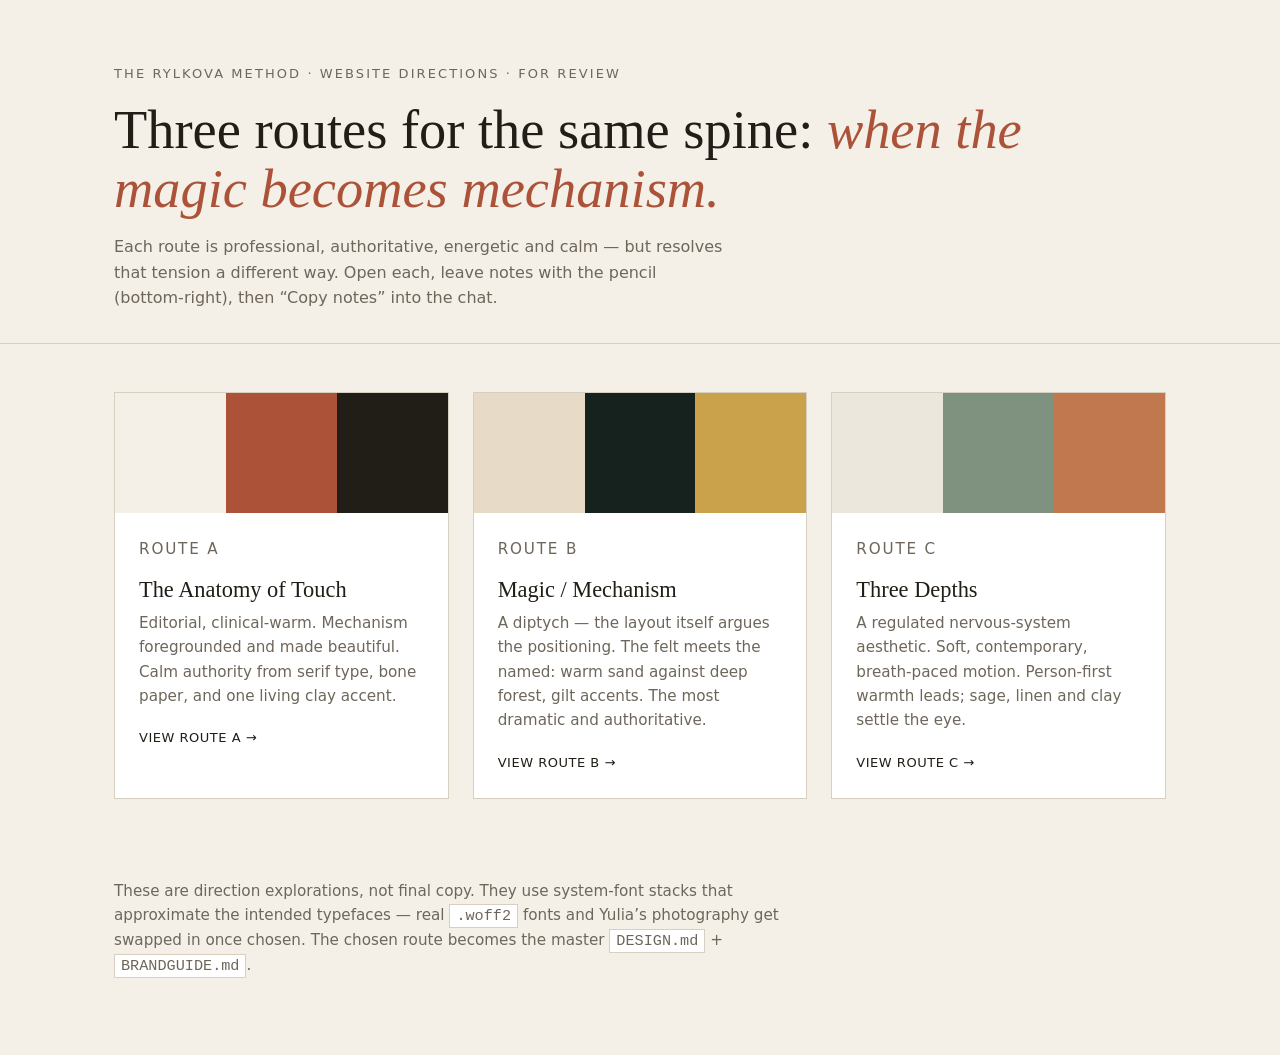
<file: Website/index.html>
<!DOCTYPE html>
<html lang="en">
<head>
  <meta charset="UTF-8">
  <meta name="viewport" content="width=device-width, initial-scale=1">
  <title>The Rylkova Method — Three Routes</title>
  <meta name="description" content="Three design directions for The Rylkova Method website. For review.">
  <style>
    :root{
      --ink:#211D17; --bg:#F4F0E8; --muted:#6E665A; --line:#D7CFC0; --accent:#AB5238;
      --font:system-ui,-apple-system,"Segoe UI",Roboto,Helvetica,Arial,sans-serif;
      --serif:"Iowan Old Style","Palatino Linotype",Palatino,Georgia,serif;
    }
    *{box-sizing:border-box} body{margin:0;background:var(--bg);color:var(--ink);font-family:var(--font);line-height:1.6}
    .wrap{max-width:1100px;margin:0 auto;padding:0 24px}
    header{padding:64px 0 32px;border-bottom:1px solid var(--line)}
    .eyebrow{font-size:.8125rem;letter-spacing:.16em;text-transform:uppercase;color:var(--muted);margin:0 0 16px}
    h1{font-family:var(--serif);font-weight:400;font-size:clamp(2.2rem,5vw,3.4rem);line-height:1.08;margin:0 0 16px}
    h1 em{font-style:italic;color:var(--accent)}
    .sub{max-width:60ch;color:var(--muted);margin:0}
    .grid{display:grid;grid-template-columns:minmax(0,1fr);gap:24px;padding:48px 0 64px}
    @media(min-width:820px){.grid{grid-template-columns:repeat(3,minmax(0,1fr))}}
    .card{display:flex;flex-direction:column;border:1px solid var(--line);background:#fff;text-decoration:none;color:inherit;overflow:hidden;transition:transform 180ms ease,box-shadow 180ms ease}
    .card:hover{transform:translateY(-4px);box-shadow:0 10px 28px rgba(0,0,0,.10)}
    .swatch{height:120px;display:flex}
    .swatch span{flex:1}
    .a1{background:#F4F0E8}.a2{background:#AB5238}.a3{background:#211D17}
    .b1{background:#E7DAC6}.b2{background:#16221E}.b3{background:#C9A24B}
    .c1{background:#ECE7DD}.c2{background:#7E927F}.c3{background:#C2784E}
    .card__body{padding:24px}
    .tag{font-size:.75rem;letter-spacing:.12em;text-transform:uppercase;color:var(--accent);margin:0 0 8px}
    .card h2{font-family:var(--serif);font-weight:400;font-size:1.4rem;margin:0 0 8px;line-height:1.15}
    .card p{font-size:.95rem;color:var(--muted);margin:0 0 16px}
    .card .open{font-size:.8125rem;letter-spacing:.04em;text-transform:uppercase;color:var(--ink)}
    .note{padding:0 0 64px;color:var(--muted);font-size:.95rem;max-width:70ch}
    .note code{background:#fff;border:1px solid var(--line);padding:2px 6px}
  </style>
</head>
<body>
  <header><div class="wrap">
    <p class="eyebrow">The Rylkova Method · website directions · for review</p>
    <h1>Three routes for the same spine: <em>when the magic becomes mechanism.</em></h1>
    <p class="sub">Each route is professional, authoritative, energetic and calm — but resolves that tension a different way. Open each, leave notes with the pencil (bottom-right), then “Copy notes” into the chat.</p>
  </div></header>

  <div class="wrap">
    <div class="grid">
      <a class="card" href="route-a.html">
        <div class="swatch"><span class="a1"></span><span class="a2"></span><span class="a3"></span></div>
        <div class="card__body">
          <p class="tag">Route A</p>
          <h2>The Anatomy of Touch</h2>
          <p>Editorial, clinical-warm. Mechanism foregrounded and made beautiful. Calm authority from serif type, bone paper, and one living clay accent.</p>
          <span class="open">View Route A →</span>
        </div>
      </a>
      <a class="card" href="route-b.html">
        <div class="swatch"><span class="b1"></span><span class="b2"></span><span class="b3"></span></div>
        <div class="card__body">
          <p class="tag">Route B</p>
          <h2>Magic / Mechanism</h2>
          <p>A diptych — the layout itself argues the positioning. The felt meets the named: warm sand against deep forest, gilt accents. The most dramatic and authoritative.</p>
          <span class="open">View Route B →</span>
        </div>
      </a>
      <a class="card" href="route-c.html">
        <div class="swatch"><span class="c1"></span><span class="c2"></span><span class="c3"></span></div>
        <div class="card__body">
          <p class="tag">Route C</p>
          <h2>Three Depths</h2>
          <p>A regulated nervous-system aesthetic. Soft, contemporary, breath-paced motion. Person-first warmth leads; sage, linen and clay settle the eye.</p>
          <span class="open">View Route C →</span>
        </div>
      </a>
    </div>
    <p class="note">These are direction explorations, not final copy. They use system-font stacks that approximate the intended typefaces — real <code>.woff2</code> fonts and Yulia’s photography get swapped in once chosen. The chosen route becomes the master <code>DESIGN.md</code> + <code>BRANDGUIDE.md</code>.</p>
  </div>
</body>
</html>
</file>
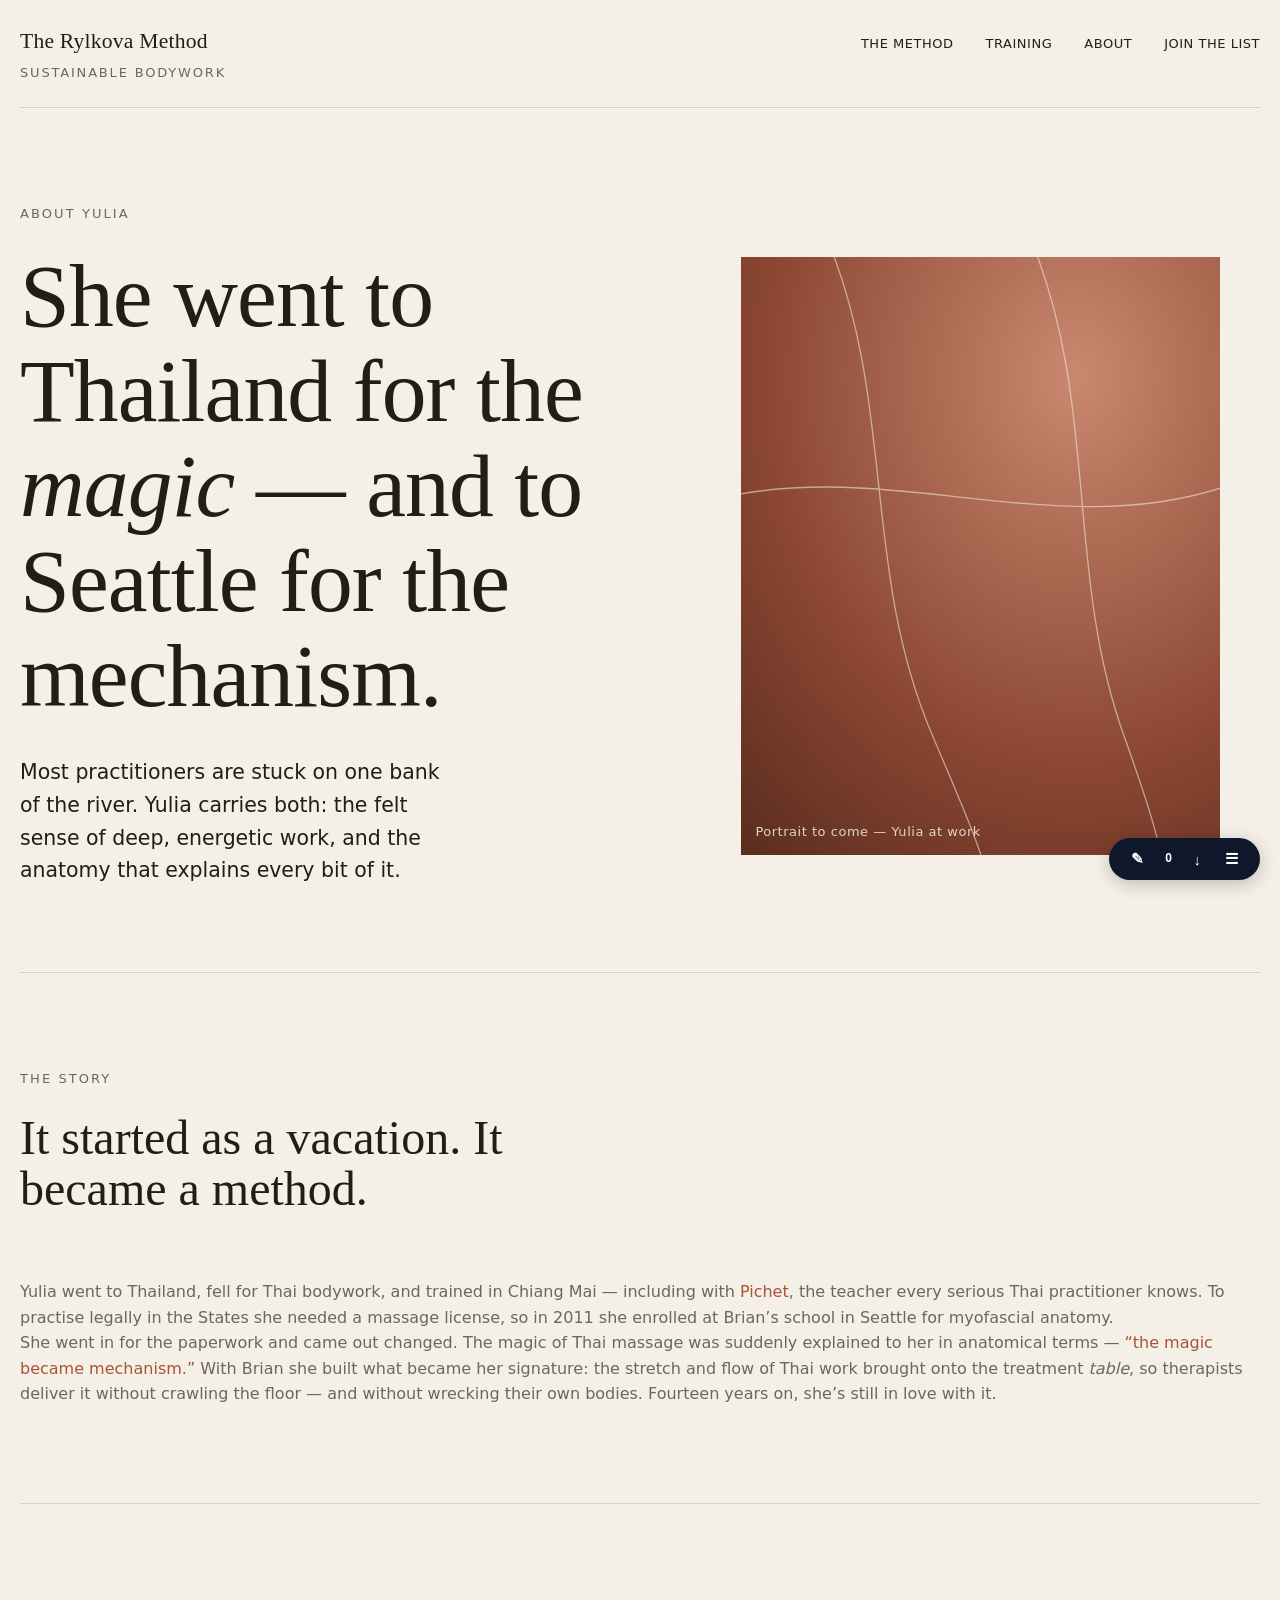
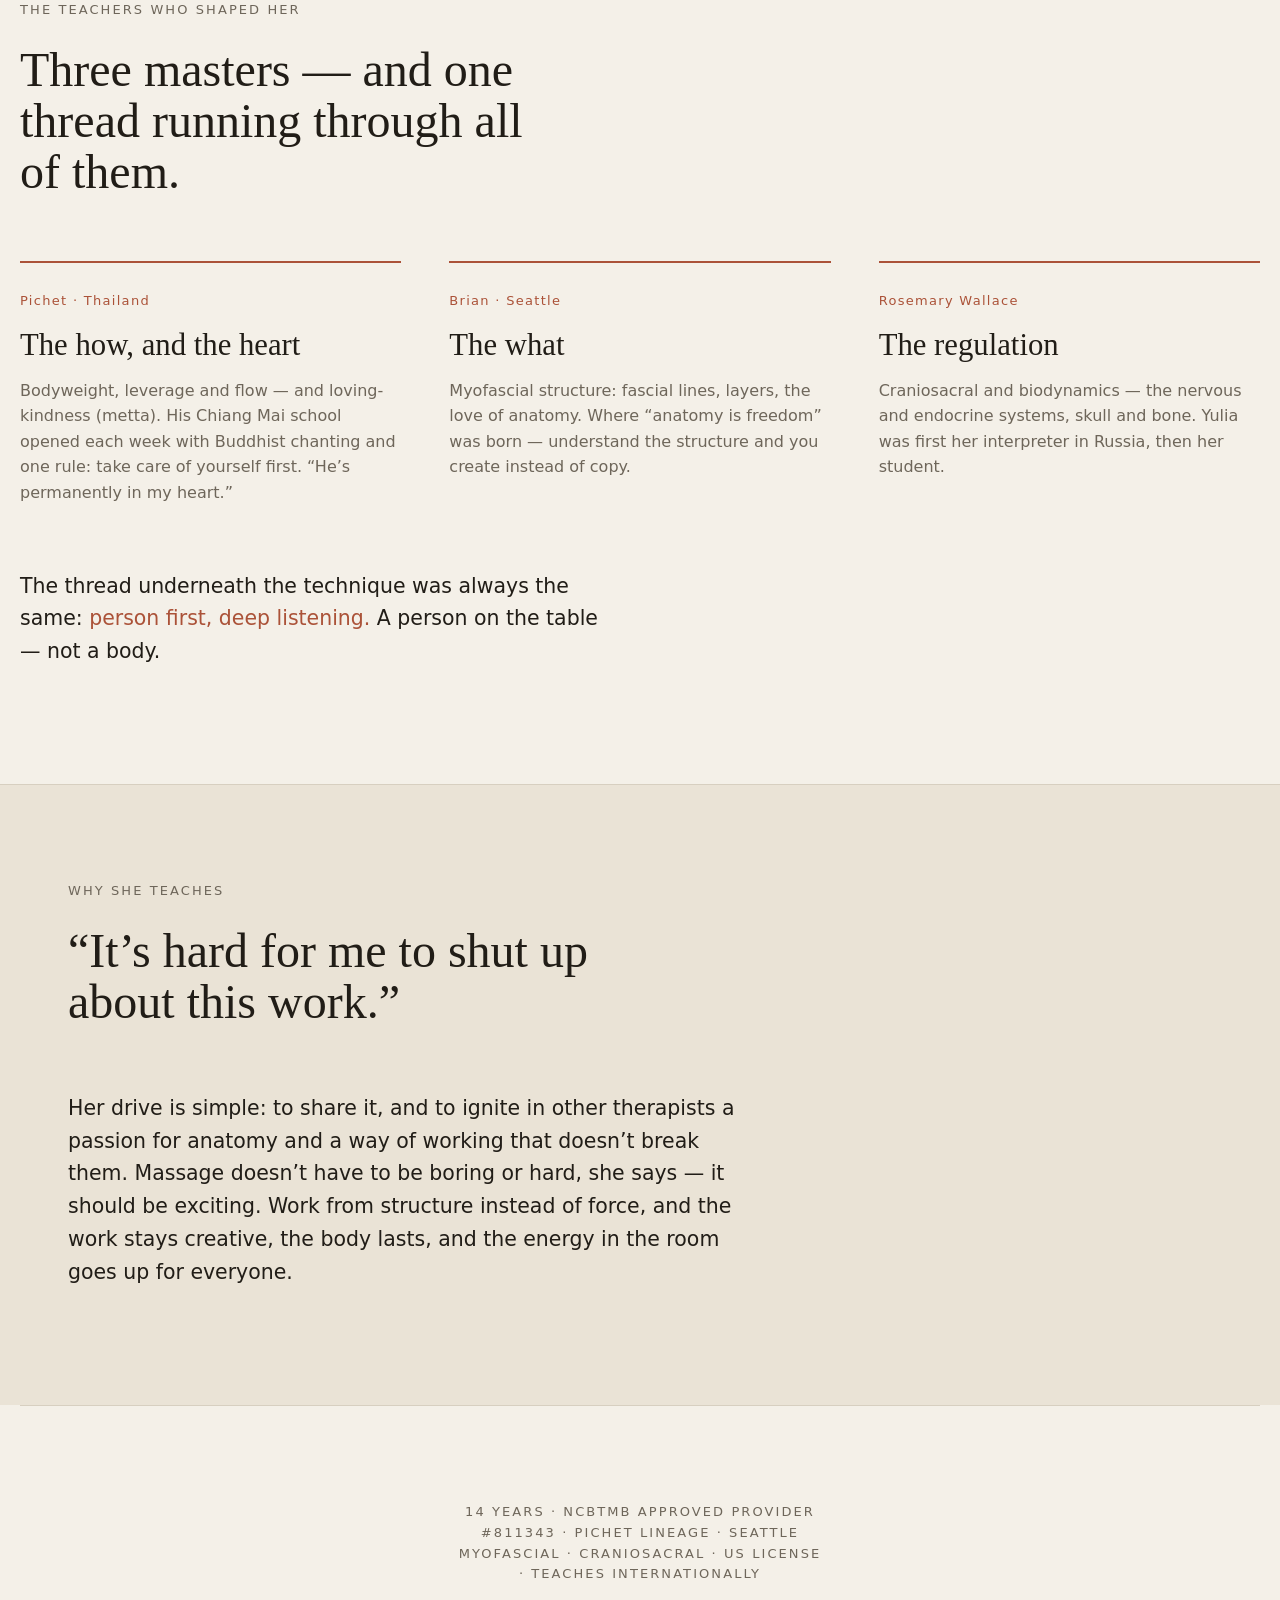
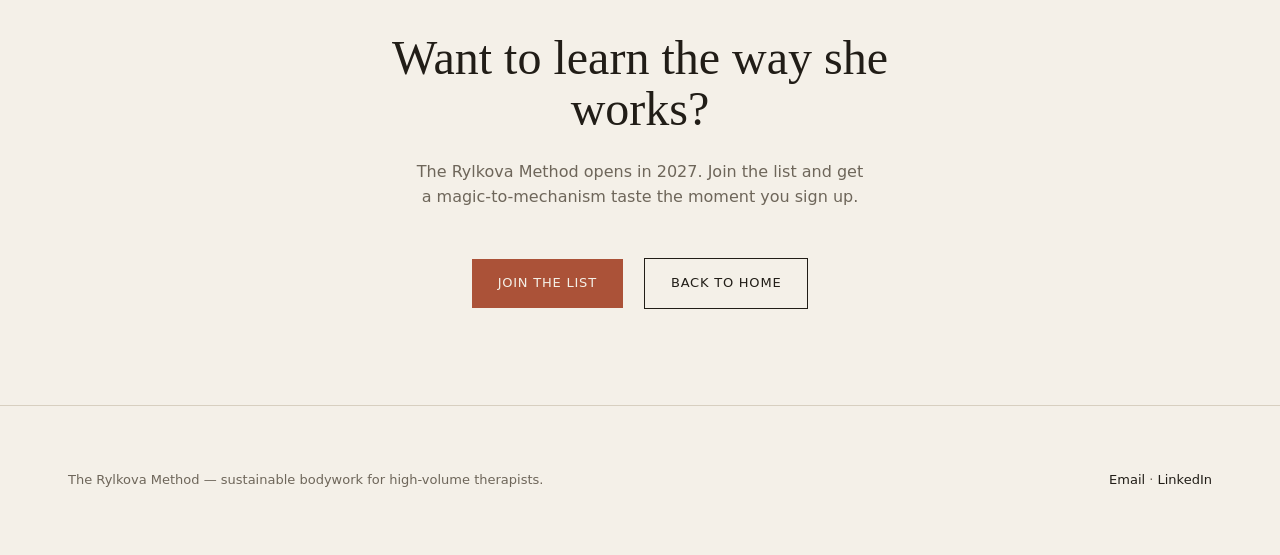
<file: Website/about-a.html>
<!DOCTYPE html>
<html lang="en">
<head>
  <meta charset="UTF-8">
  <meta name="viewport" content="width=device-width, initial-scale=1">
  <title>About Yulia — The Rylkova Method · Route A</title>
  <meta name="description" content="Yulia went to Thailand for the magic and to Seattle for the mechanism — and carries both. 14 years of table bodywork, taught person-first.">
  <link rel="stylesheet" href="css/route-a.css">
  <script>window.SS_ANNOTATIONS={api:"https://annotations.superstories.com",project:"rylkova"};</script>
  <script src="js/annotate.js" defer></script>
</head>
<body data-page="about-a">

  <header class="site-header wrap" data-section="header">
    <div class="wordmark">The Rylkova Method<span>Sustainable bodywork</span></div>
    <nav class="site-nav" aria-label="Primary">
      <a href="route-a.html#method">The Method</a>
      <a href="route-a.html#training">Training</a>
      <a href="about-a.html">About</a>
      <a href="route-a.html#list">Join the list</a>
    </nav>
  </header>

  <main>
    <!-- HERO -->
    <section class="hero wrap" data-section="about-hero" aria-labelledby="about-title">
      <div class="hero__inner">
        <div>
          <p class="eyebrow">About Yulia</p>
          <h1 class="hero__title" id="about-title">She went to Thailand for the <em>magic</em> — and to Seattle for the mechanism.</h1>
          <p class="hero__lead">Most practitioners are stuck on one bank of the river. Yulia carries both: the felt sense of deep, energetic work, and the anatomy that explains every bit of it.</p>
        </div>
        <figure class="media" aria-label="Placeholder: portrait of Yulia">
          <svg viewBox="0 0 400 500" preserveAspectRatio="none" aria-hidden="true">
            <g fill="none" stroke="#F4F0E8" stroke-width="1.1">
              <path d="M70 -20 C 130 120, 100 260, 160 400 S 220 540, 190 620"/>
              <path d="M240 -20 C 300 120, 270 260, 320 400 S 360 540, 330 620"/>
              <path d="M-10 200 C 130 170, 270 240, 410 190"/>
            </g>
          </svg>
          <figcaption class="media__tag">Portrait to come — Yulia at work</figcaption>
        </figure>
      </div>
    </section>

    <!-- THE STORY -->
    <section class="section wrap" data-section="the-story" aria-labelledby="story-title">
      <div class="section__head">
        <p class="eyebrow">The story</p>
        <h2 id="story-title">It started as a vacation. It became a method.</h2>
      </div>
      <div class="values" style="grid-template-columns:minmax(0,1fr)">
        <div class="value" style="border-top:none;padding-top:0">
          <p>Yulia went to Thailand, fell for Thai bodywork, and trained in Chiang Mai — including with <span class="accent">Pichet</span>, the teacher every serious Thai practitioner knows. To practise legally in the States she needed a massage license, so in 2011 she enrolled at Brian’s school in Seattle for myofascial anatomy.</p>
          <p>She went in for the paperwork and came out changed. The magic of Thai massage was suddenly explained to her in anatomical terms — <span class="accent">“the magic became mechanism.”</span> With Brian she built what became her signature: the stretch and flow of Thai work brought onto the treatment <em>table</em>, so therapists deliver it without crawling the floor — and without wrecking their own bodies. Fourteen years on, she’s still in love with it.</p>
        </div>
      </div>
    </section>

    <!-- THE TEACHERS -->
    <section class="section wrap" data-section="teachers" aria-labelledby="teachers-title">
      <div class="section__head">
        <p class="eyebrow">The teachers who shaped her</p>
        <h2 id="teachers-title">Three masters — and one thread running through all of them.</h2>
      </div>
      <div class="values">
        <article class="value">
          <span class="value__num">Pichet · Thailand</span>
          <h3>The how, and the heart</h3>
          <p>Bodyweight, leverage and flow — and loving-kindness (metta). His Chiang Mai school opened each week with Buddhist chanting and one rule: take care of yourself first. “He’s permanently in my heart.”</p>
        </article>
        <article class="value">
          <span class="value__num">Brian · Seattle</span>
          <h3>The what</h3>
          <p>Myofascial structure: fascial lines, layers, the love of anatomy. Where “anatomy is freedom” was born — understand the structure and you create instead of copy.</p>
        </article>
        <article class="value">
          <span class="value__num">Rosemary Wallace</span>
          <h3>The regulation</h3>
          <p>Craniosacral and biodynamics — the nervous and endocrine systems, skull and bone. Yulia was first her interpreter in Russia, then her student.</p>
        </article>
      </div>
      <p class="hero__lead" style="margin-top:var(--space-8);max-width:46ch">The thread underneath the technique was always the same: <span class="accent">person first, deep listening.</span> A person on the table — not a body.</p>
    </section>

    <!-- WHY SHE TEACHES -->
    <section class="section audience" data-section="why-she-teaches" aria-labelledby="why-title">
      <div class="wrap">
        <div class="section__head">
          <p class="eyebrow">Why she teaches</p>
          <h2 id="why-title" style="font-family:var(--font-display);font-size:var(--text-2xl)">“It’s hard for me to shut up about this work.”</h2>
        </div>
        <p class="hero__lead" style="max-width:52ch">Her drive is simple: to share it, and to ignite in other therapists a passion for anatomy and a way of working that doesn’t break them. Massage doesn’t have to be boring or hard, she says — it should be exciting. Work from structure instead of force, and the work stays creative, the body lasts, and the energy in the room goes up for everyone.</p>
      </div>
    </section>

    <!-- PROOF + CTA -->
    <section class="section cta wrap" data-section="about-cta" aria-labelledby="about-cta-title">
      <p class="eyebrow">14 years · NCBTMB approved provider #811343 · Pichet lineage · Seattle myofascial · craniosacral · US license · teaches internationally</p>
      <h2 id="about-cta-title">Want to learn the way she works?</h2>
      <p>The Rylkova Method opens in 2027. Join the list and get a magic-to-mechanism taste the moment you sign up.</p>
      <div>
        <a class="btn btn--primary" href="route-a.html#list">Join the list</a>
        <a class="btn btn--ghost" href="route-a.html">Back to home</a>
      </div>
    </section>
  </main>

  <footer class="site-footer" data-section="footer">
    <div class="wrap site-footer__row">
      <span>The Rylkova Method — sustainable bodywork for high-volume therapists.</span>
      <span><a href="route-a.html#list">Email</a> · <a href="route-a.html#list">LinkedIn</a></span>
    </div>
  </footer>

</body>
</html>
</file>
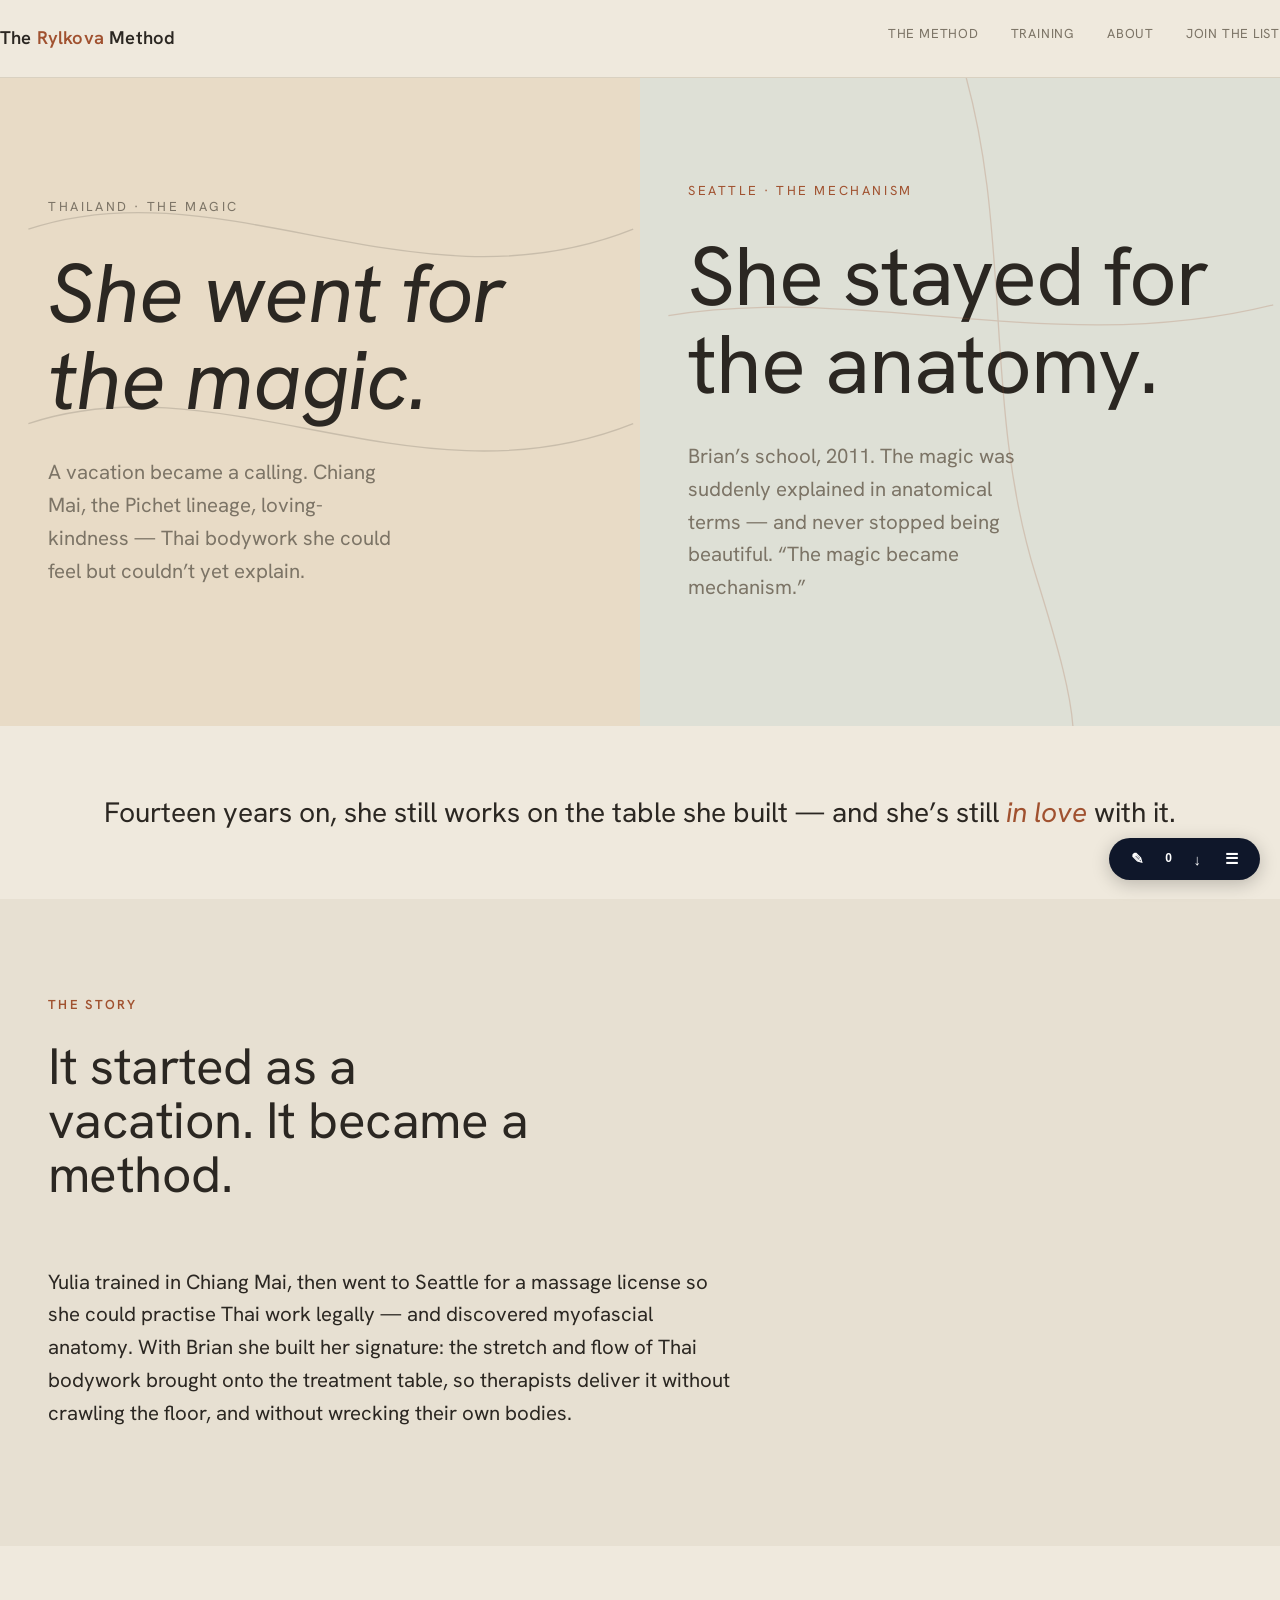
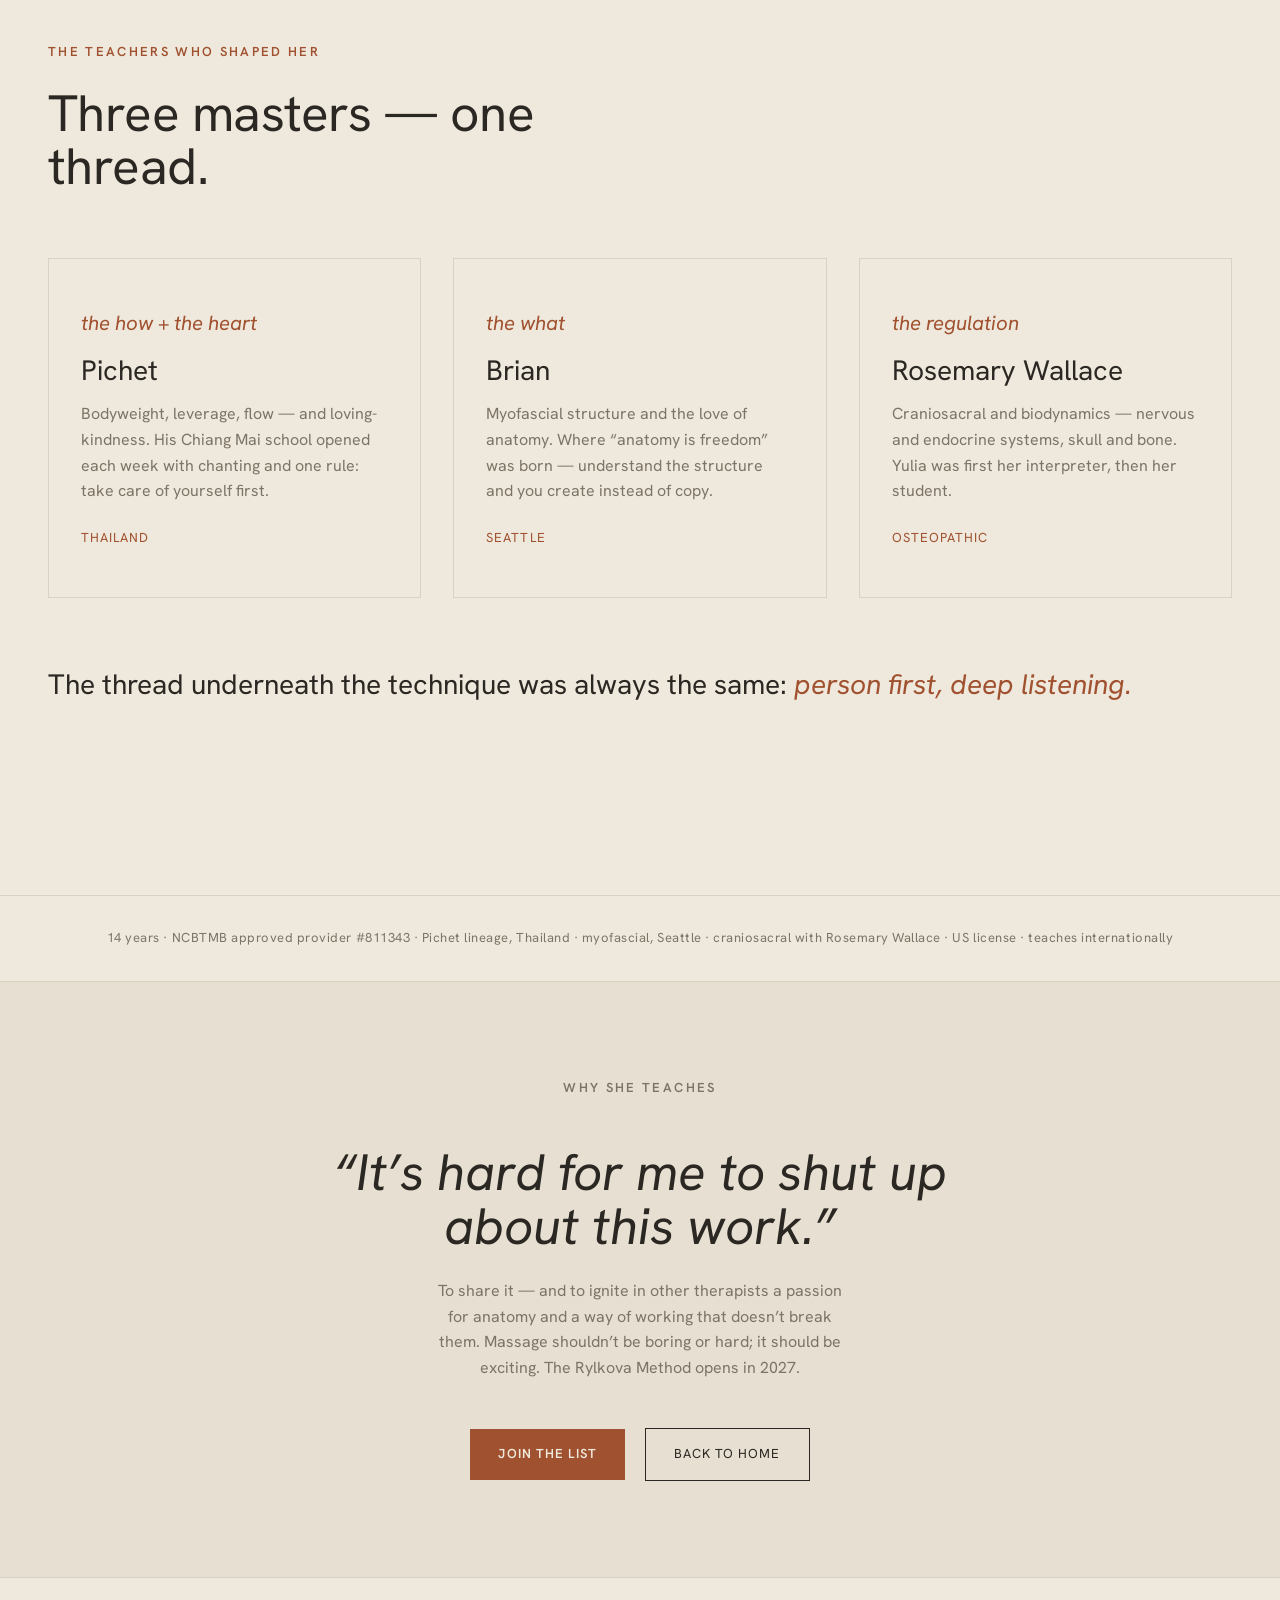
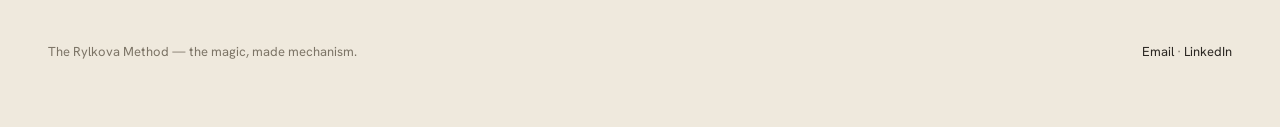
<file: Website/about-b.html>
<!DOCTYPE html>
<html lang="en">
<head>
  <meta charset="UTF-8">
  <meta name="viewport" content="width=device-width, initial-scale=1">
  <title>About Yulia — The Rylkova Method · Route B</title>
  <meta name="description" content="Yulia went to Thailand for the magic and to Seattle for the mechanism — and carries both. 14 years of table bodywork, taught person-first.">
  <link rel="preload" href="fonts/Hanken-400.woff2" as="font" type="font/woff2" crossorigin>
  <link rel="stylesheet" href="css/route-b.css">
  <script>window.SS_ANNOTATIONS={api:"https://annotations.superstories.com",project:"rylkova"};</script>
  <script src="js/annotate.js" defer></script>
</head>
<body data-page="about-b">

  <header class="site-header" data-section="header">
    <div class="wrap site-footer__row" style="border:none;padding:0;width:100%">
      <div class="wordmark">The <b>Rylkova</b> Method</div>
      <nav class="site-nav" aria-label="Primary">
        <a href="route-b.html#method">The Method</a>
        <a href="route-b.html#training">Training</a>
        <a href="about-b.html">About</a>
        <a href="route-b.html#list">Join the list</a>
      </nav>
    </div>
  </header>

  <main>
    <!-- HERO DIPTYCH: magic / mechanism = Thailand / Seattle -->
    <section class="diptych" data-section="about-hero" aria-label="Thailand and Seattle">
      <div class="panel panel--magic">
        <svg class="lines" viewBox="0 0 500 600" fill="none" stroke-width="1.2" aria-hidden="true">
          <path d="M-20 140 C 160 80, 340 220, 540 140"/>
          <path d="M-20 320 C 160 260, 340 400, 540 320"/>
        </svg>
        <p class="panel__label">Thailand · the magic</p>
        <h1 class="panel__title">She went for the magic.</h1>
        <p class="panel__body">A vacation became a calling. Chiang Mai, the Pichet lineage, loving-kindness — Thai bodywork she could feel but couldn’t yet explain.</p>
      </div>
      <div class="panel panel--mech">
        <svg class="lines" viewBox="0 0 500 600" fill="none" stroke-width="1.2" aria-hidden="true">
          <path d="M250 -20 C 300 140, 270 300, 320 460 S 360 620, 330 720"/>
          <path d="M-20 220 C 160 190, 340 260, 540 210"/>
        </svg>
        <p class="panel__label">Seattle · the mechanism</p>
        <h2 class="panel__title">She stayed for the anatomy.</h2>
        <p class="panel__body">Brian’s school, 2011. The magic was suddenly explained in anatomical terms — and never stopped being beautiful. “The magic became mechanism.”</p>
      </div>
    </section>

    <p class="seam-line wrap">Fourteen years on, she still works on the table she built — and she’s still <em>in love</em> with it.</p>

    <!-- THE STORY -->
    <section class="section section--alt" data-section="the-story" aria-labelledby="story-title">
      <div class="wrap">
        <div class="section__head">
          <p class="eyebrow">The story</p>
          <h2 id="story-title">It started as a vacation. It became a method.</h2>
        </div>
        <p class="panel__body" style="max-width:62ch;color:var(--color-muted-d);font-size:var(--text-lg)">
          Yulia trained in Chiang Mai, then went to Seattle for a massage license so she could practise Thai work legally — and discovered myofascial anatomy. With Brian she built her signature: the stretch and flow of Thai bodywork brought onto the treatment table, so therapists deliver it without crawling the floor, and without wrecking their own bodies.
        </p>
      </div>
    </section>

    <!-- THE TEACHERS -->
    <section class="section" data-section="teachers" aria-labelledby="teachers-title">
      <div class="wrap">
        <div class="section__head">
          <p class="eyebrow">The teachers who shaped her</p>
          <h2 id="teachers-title">Three masters — one thread.</h2>
        </div>
        <div class="layers">
          <article class="layer">
            <span class="layer__k">the how + the heart</span>
            <h3>Pichet</h3>
            <p>Bodyweight, leverage, flow — and loving-kindness. His Chiang Mai school opened each week with chanting and one rule: take care of yourself first.</p>
            <span class="layer__note">Thailand</span>
          </article>
          <article class="layer">
            <span class="layer__k">the what</span>
            <h3>Brian</h3>
            <p>Myofascial structure and the love of anatomy. Where “anatomy is freedom” was born — understand the structure and you create instead of copy.</p>
            <span class="layer__note">Seattle</span>
          </article>
          <article class="layer">
            <span class="layer__k">the regulation</span>
            <h3>Rosemary Wallace</h3>
            <p>Craniosacral and biodynamics — nervous and endocrine systems, skull and bone. Yulia was first her interpreter, then her student.</p>
            <span class="layer__note">Osteopathic</span>
          </article>
        </div>
        <p class="seam-line" style="text-align:left;padding-left:0">The thread underneath the technique was always the same: <em>person first, deep listening.</em></p>
      </div>
    </section>

    <div class="proof">14 years · NCBTMB approved provider #811343 · Pichet lineage, Thailand · myofascial, Seattle · craniosacral with Rosemary Wallace · US license · teaches internationally</div>

    <!-- WHY SHE TEACHES + CTA -->
    <section class="section section--alt cta" data-section="why-she-teaches" aria-labelledby="why-title">
      <div class="wrap">
        <p class="eyebrow">Why she teaches</p>
        <h2 id="why-title">“It’s hard for me to shut up about this work.”</h2>
        <p>To share it — and to ignite in other therapists a passion for anatomy and a way of working that doesn’t break them. Massage shouldn’t be boring or hard; it should be exciting. The Rylkova Method opens in 2027.</p>
        <div>
          <a class="btn btn--primary" href="route-b.html#list">Join the list</a>
          <a class="btn btn--ghost" href="route-b.html">Back to home</a>
        </div>
      </div>
    </section>
  </main>

  <footer class="site-footer" data-section="footer">
    <div class="wrap site-footer__row">
      <span>The Rylkova Method — the magic, made mechanism.</span>
      <span><a href="route-b.html#list">Email</a> · <a href="route-b.html#list">LinkedIn</a></span>
    </div>
  </footer>

</body>
</html>
</file>
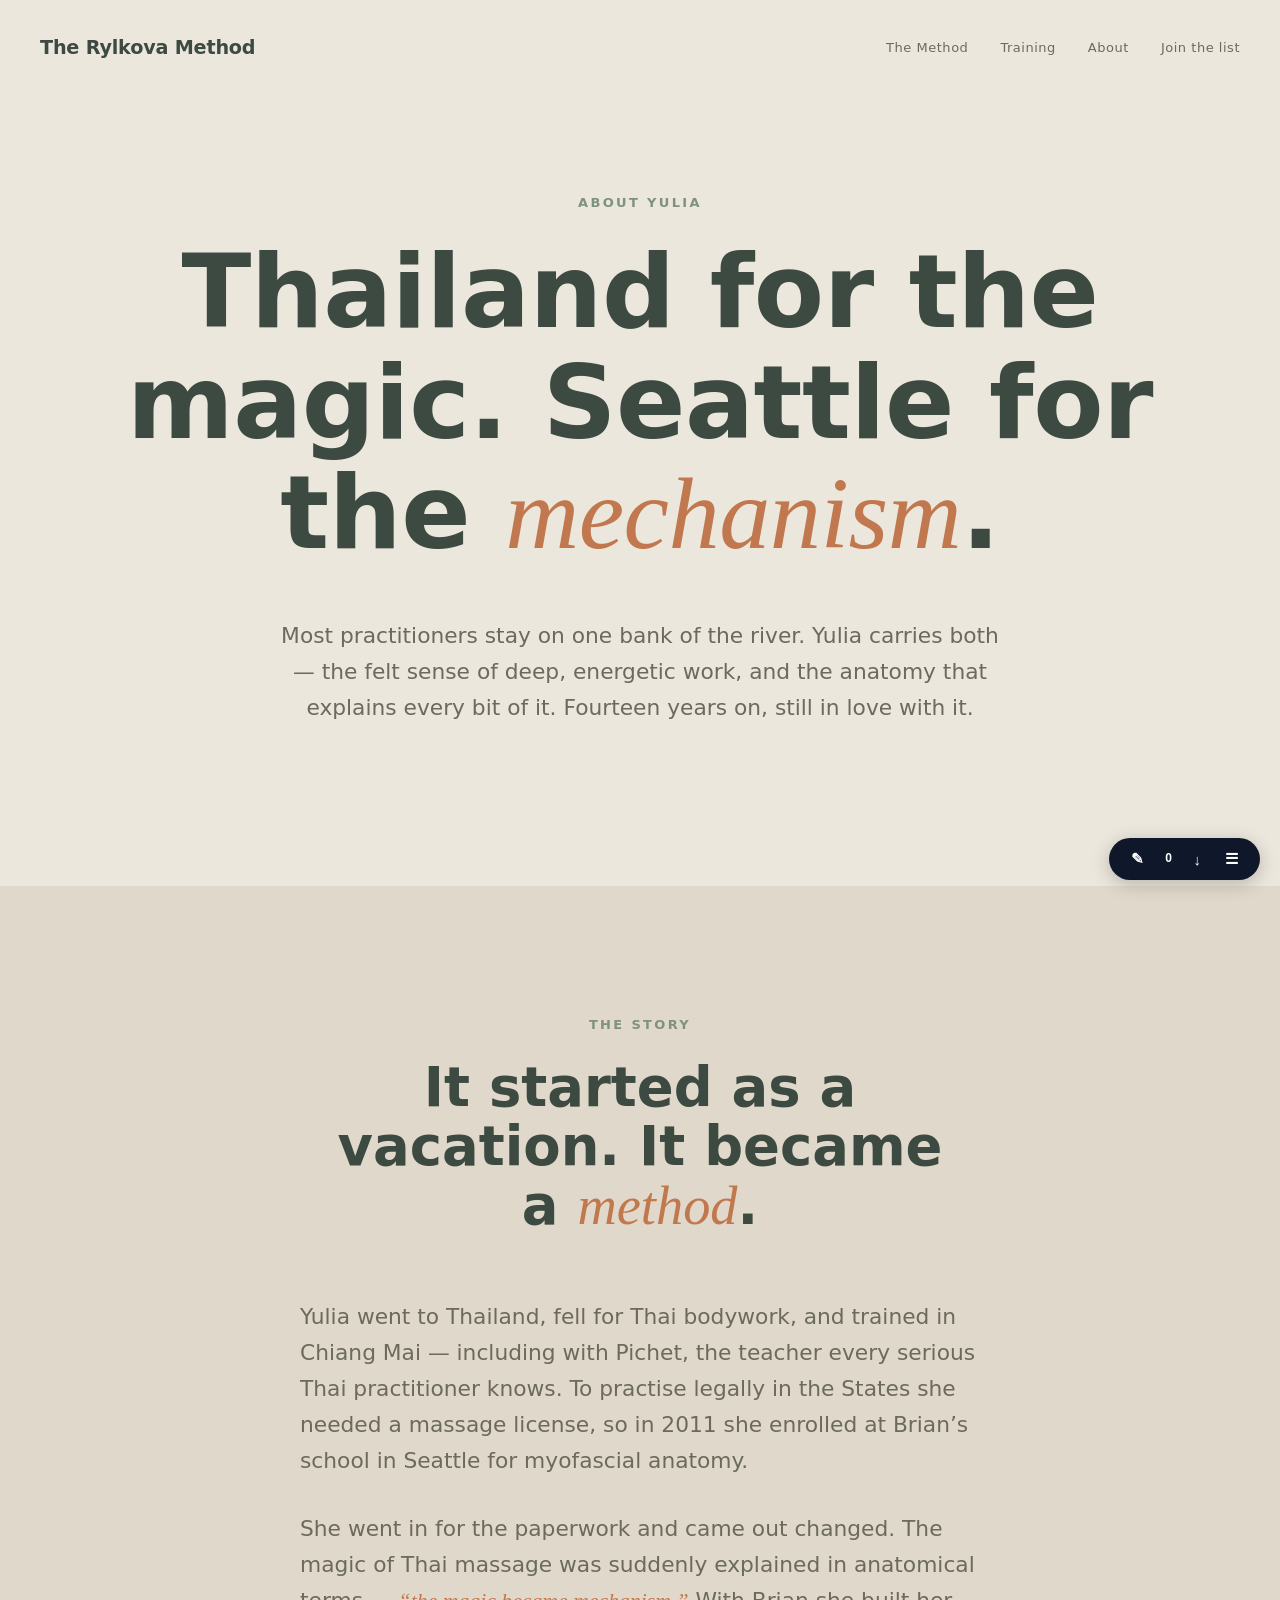
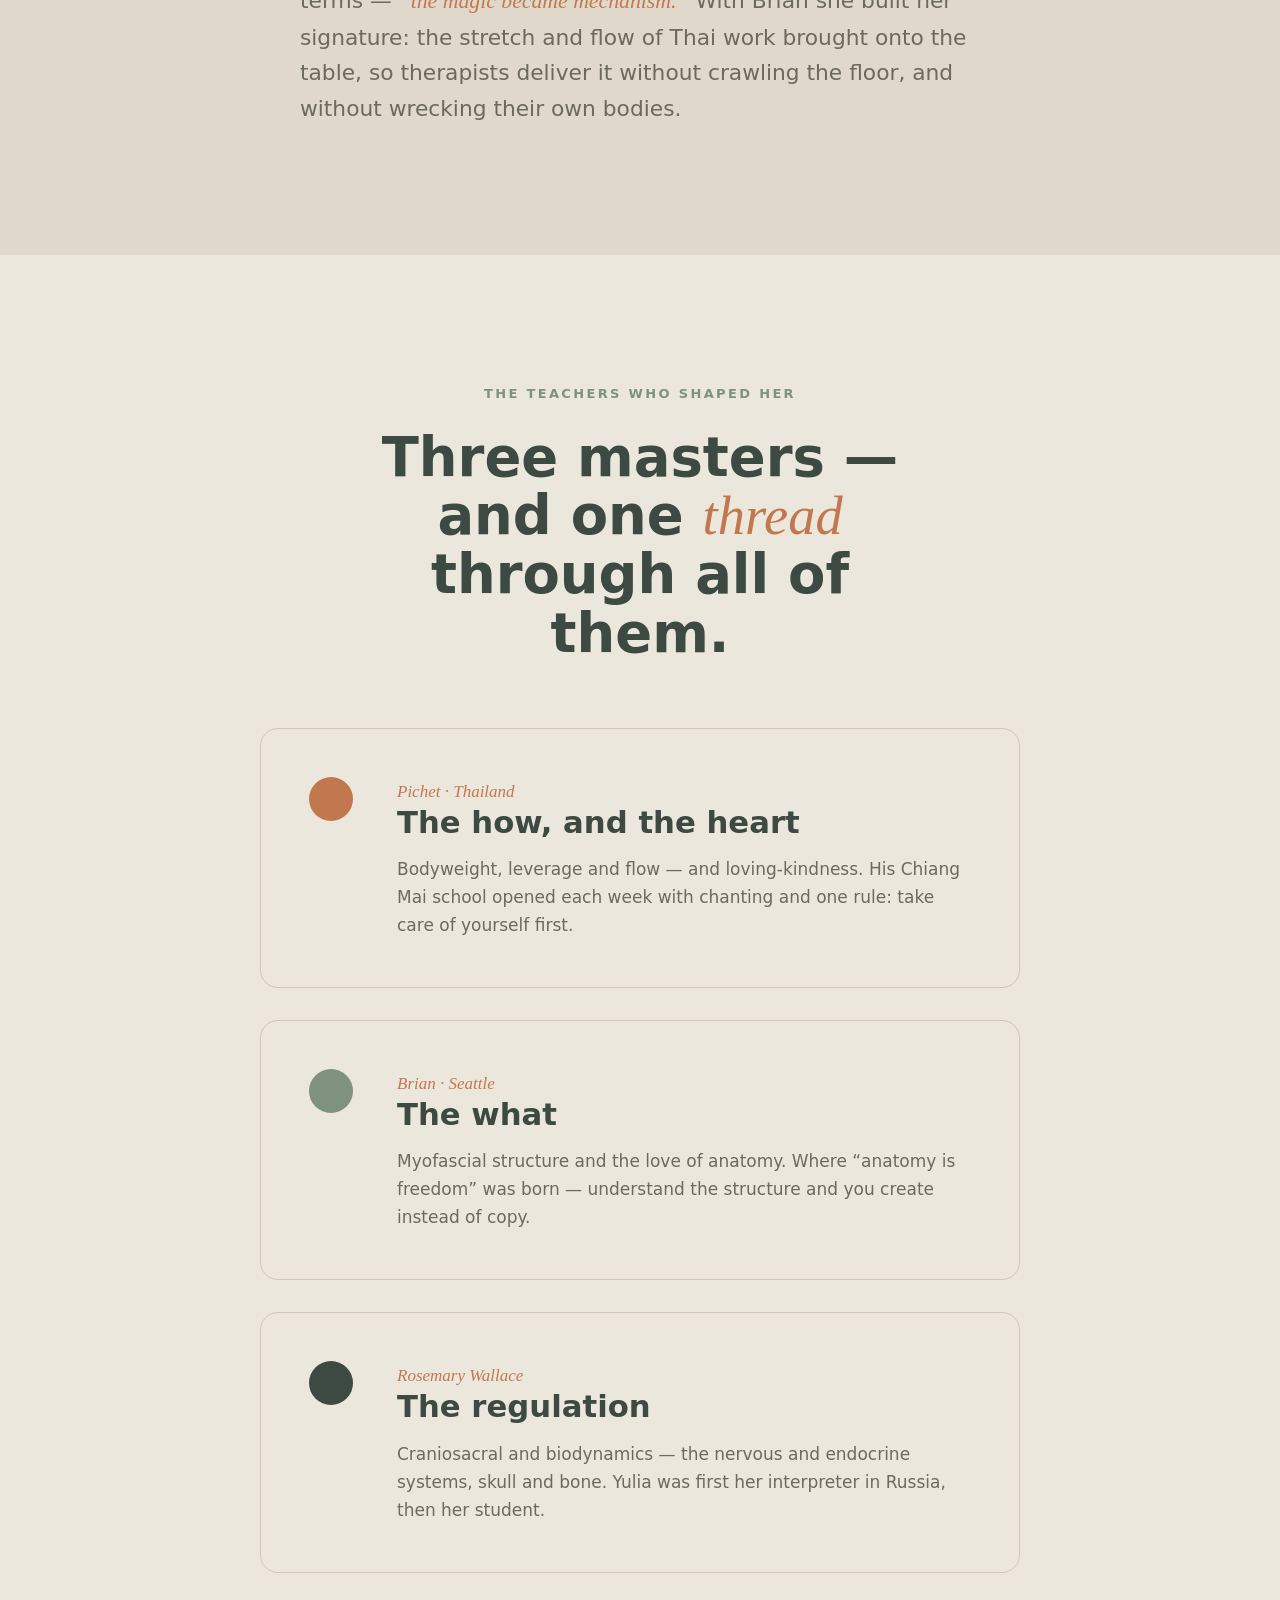
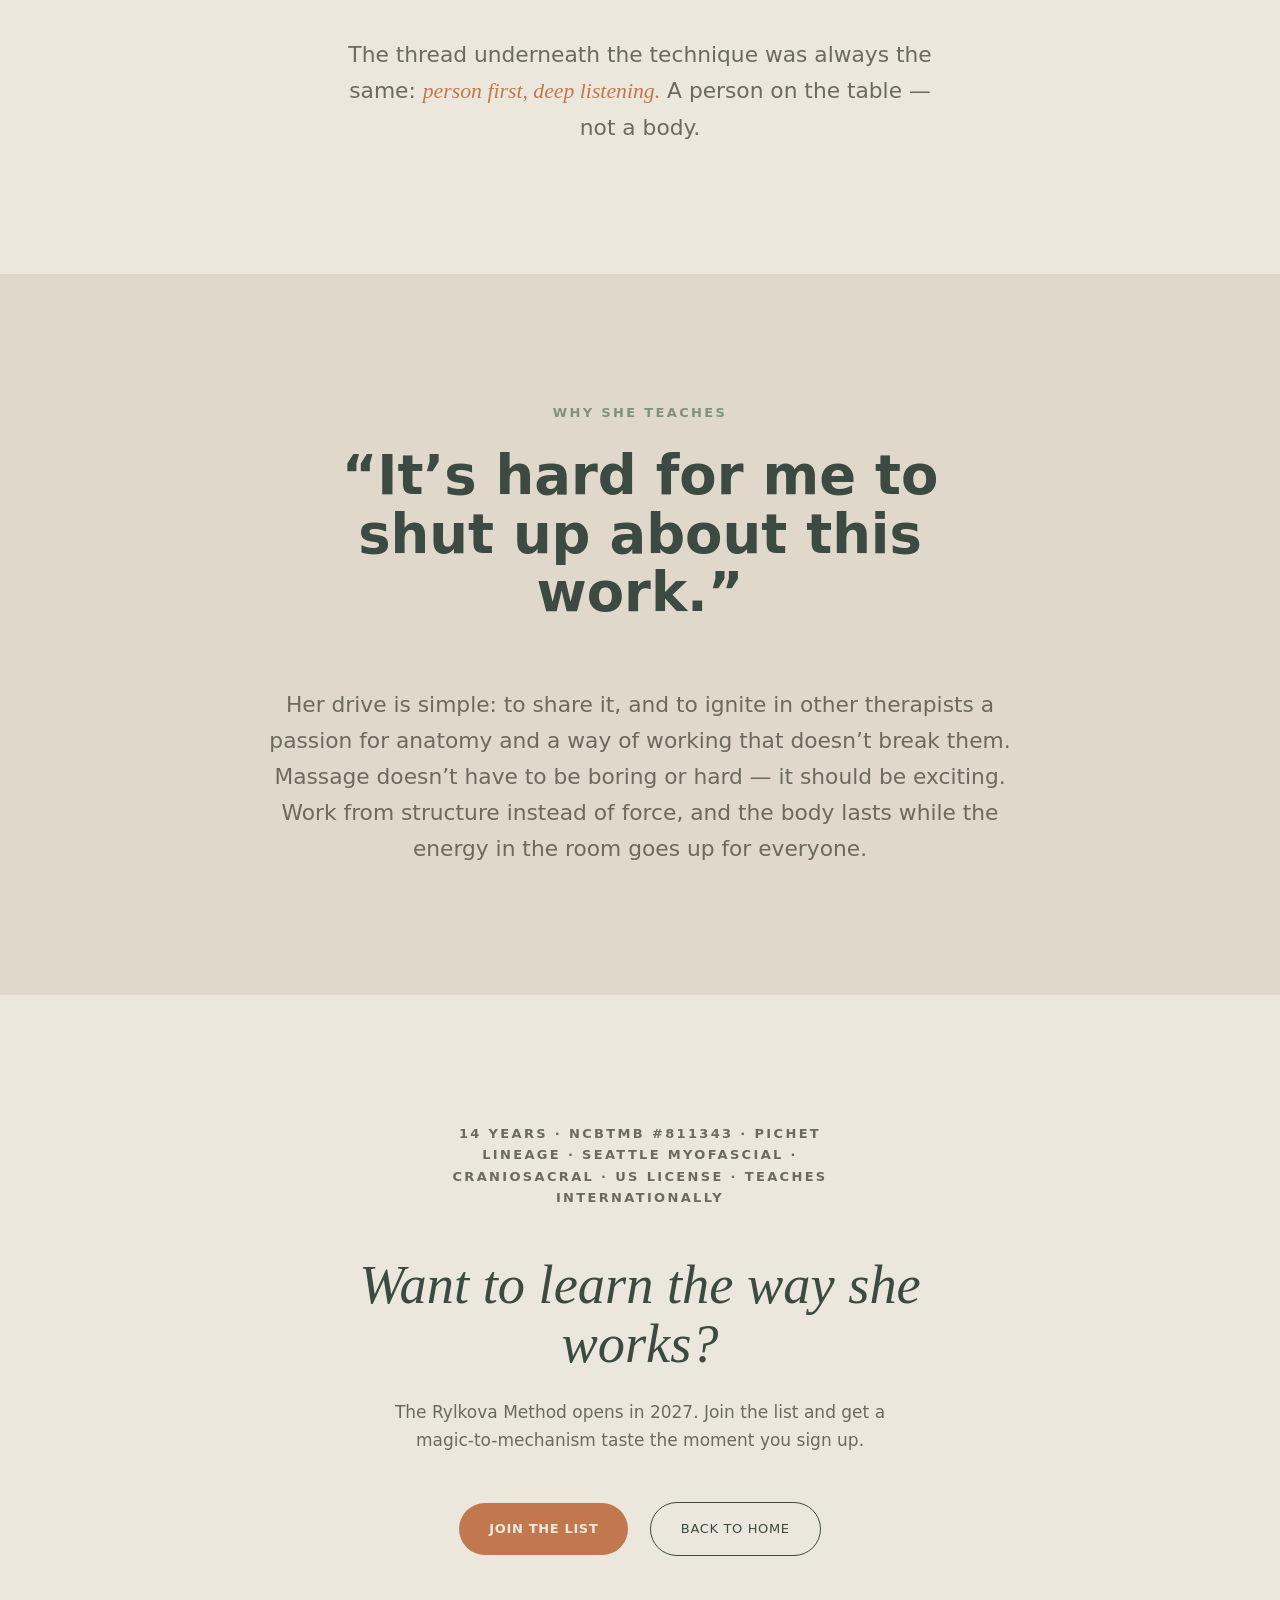
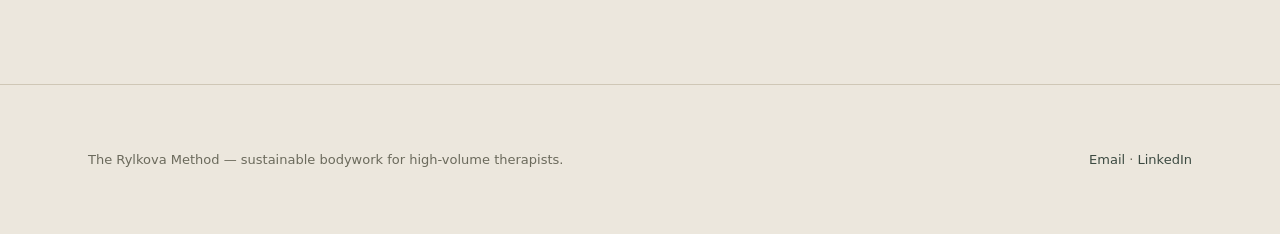
<file: Website/about-c.html>
<!DOCTYPE html>
<html lang="en">
<head>
  <meta charset="UTF-8">
  <meta name="viewport" content="width=device-width, initial-scale=1">
  <title>About Yulia — The Rylkova Method · Route C</title>
  <meta name="description" content="Yulia went to Thailand for the magic and to Seattle for the mechanism — and carries both. 14 years of table bodywork, taught person-first.">
  <link rel="stylesheet" href="css/route-c.css">
  <script src="js/route-c.js" defer></script>
  <script>window.SS_ANNOTATIONS={api:"https://annotations.superstories.com",project:"rylkova"};</script>
  <script src="js/annotate.js" defer></script>
</head>
<body data-page="about-c">

  <header class="site-header wrap" data-section="header">
    <div class="wordmark">The Rylkova Method</div>
    <nav class="site-nav" aria-label="Primary">
      <a href="route-c.html#method">The Method</a>
      <a href="route-c.html#training">Training</a>
      <a href="about-c.html">About</a>
      <a href="route-c.html#list">Join the list</a>
    </nav>
  </header>

  <main>
    <!-- HERO -->
    <section class="hero wrap" data-section="about-hero" aria-labelledby="about-title">
      <p class="eyebrow breathe">About Yulia</p>
      <h1 class="hero__title breathe" id="about-title">Thailand for the magic. Seattle for the <span class="serif-accent">mechanism</span>.</h1>
      <p class="hero__lead breathe">Most practitioners stay on one bank of the river. Yulia carries both — the felt sense of deep, energetic work, and the anatomy that explains every bit of it. Fourteen years on, still in love with it.</p>
    </section>

    <!-- THE STORY -->
    <section class="section section--surface" data-section="the-story" aria-labelledby="story-title">
      <div class="wrap">
        <div class="section__head breathe">
          <p class="eyebrow">The story</p>
          <h2 id="story-title">It started as a vacation. It became a <span class="serif-accent">method</span>.</h2>
        </div>
        <div class="depths" style="max-width:680px">
          <p class="breathe" style="margin:0;color:var(--color-muted);font-size:var(--text-lg)">
            Yulia went to Thailand, fell for Thai bodywork, and trained in Chiang Mai — including with Pichet, the teacher every serious Thai practitioner knows. To practise legally in the States she needed a massage license, so in 2011 she enrolled at Brian’s school in Seattle for myofascial anatomy.
          </p>
          <p class="breathe" style="margin:0;color:var(--color-muted);font-size:var(--text-lg)">
            She went in for the paperwork and came out changed. The magic of Thai massage was suddenly explained in anatomical terms — <span class="serif-accent">“the magic became mechanism.”</span> With Brian she built her signature: the stretch and flow of Thai work brought onto the table, so therapists deliver it without crawling the floor, and without wrecking their own bodies.
          </p>
        </div>
      </div>
    </section>

    <!-- THE TEACHERS -->
    <section class="section" data-section="teachers" aria-labelledby="teachers-title">
      <div class="wrap">
        <div class="section__head breathe">
          <p class="eyebrow">The teachers who shaped her</p>
          <h2 id="teachers-title">Three masters — and one <span class="serif-accent">thread</span> through all of them.</h2>
        </div>
        <div class="depths">
          <article class="depth breathe">
            <span class="depth__dot" aria-hidden="true"></span>
            <div>
              <span class="depth__k">Pichet · Thailand</span>
              <h3>The how, and the heart</h3>
              <p>Bodyweight, leverage and flow — and loving-kindness. His Chiang Mai school opened each week with chanting and one rule: take care of yourself first.</p>
            </div>
          </article>
          <article class="depth breathe">
            <span class="depth__dot" aria-hidden="true"></span>
            <div>
              <span class="depth__k">Brian · Seattle</span>
              <h3>The what</h3>
              <p>Myofascial structure and the love of anatomy. Where “anatomy is freedom” was born — understand the structure and you create instead of copy.</p>
            </div>
          </article>
          <article class="depth breathe">
            <span class="depth__dot" aria-hidden="true"></span>
            <div>
              <span class="depth__k">Rosemary Wallace</span>
              <h3>The regulation</h3>
              <p>Craniosacral and biodynamics — the nervous and endocrine systems, skull and bone. Yulia was first her interpreter in Russia, then her student.</p>
            </div>
          </article>
        </div>
        <p class="hero__lead breathe" style="text-align:center;margin:var(--space-8) auto 0;max-width:44ch">The thread underneath the technique was always the same: <span class="serif-accent">person first, deep listening.</span> A person on the table — not a body.</p>
      </div>
    </section>

    <!-- WHY SHE TEACHES -->
    <section class="section section--surface" data-section="why-she-teaches" aria-labelledby="why-title">
      <div class="wrap">
        <div class="section__head breathe">
          <p class="eyebrow">Why she teaches</p>
          <h2 id="why-title">“It’s hard for me to shut up about this work.”</h2>
        </div>
        <p class="hero__lead breathe" style="text-align:center;margin:0 auto;max-width:54ch">Her drive is simple: to share it, and to ignite in other therapists a passion for anatomy and a way of working that doesn’t break them. Massage doesn’t have to be boring or hard — it should be exciting. Work from structure instead of force, and the body lasts while the energy in the room goes up for everyone.</p>
      </div>
    </section>

    <!-- PROOF + CTA -->
    <section class="section cta wrap" data-section="about-cta" aria-labelledby="about-cta-title">
      <p class="eyebrow breathe">14 years · NCBTMB #811343 · Pichet lineage · Seattle myofascial · craniosacral · US license · teaches internationally</p>
      <h2 id="about-cta-title" class="breathe">Want to learn the way she works?</h2>
      <p class="breathe">The Rylkova Method opens in 2027. Join the list and get a magic-to-mechanism taste the moment you sign up.</p>
      <div class="breathe">
        <a class="btn btn--primary" href="route-c.html#list">Join the list</a>
        <a class="btn btn--ghost" href="route-c.html">Back to home</a>
      </div>
    </section>
  </main>

  <footer class="site-footer" data-section="footer">
    <div class="wrap site-footer__row">
      <span>The Rylkova Method — sustainable bodywork for high-volume therapists.</span>
      <span><a href="route-c.html#list">Email</a> · <a href="route-c.html#list">LinkedIn</a></span>
    </div>
  </footer>

</body>
</html>
</file>
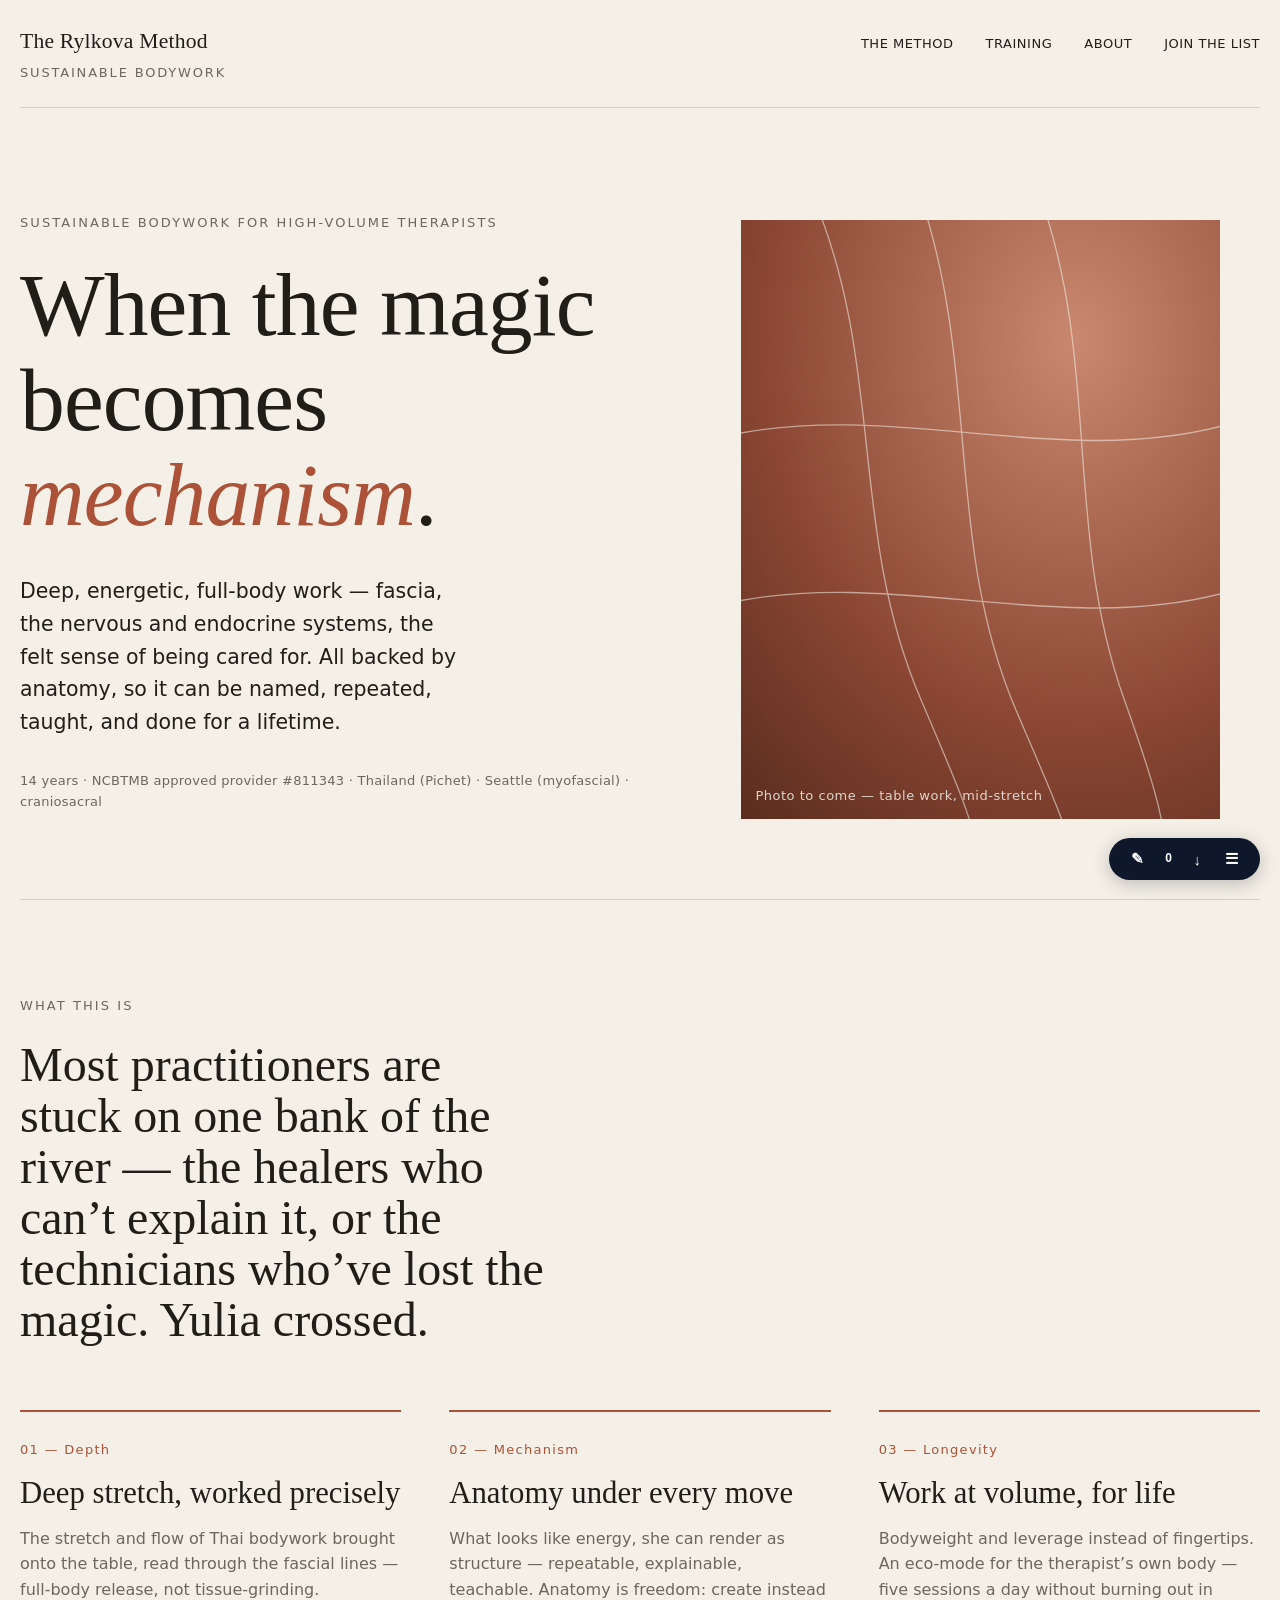
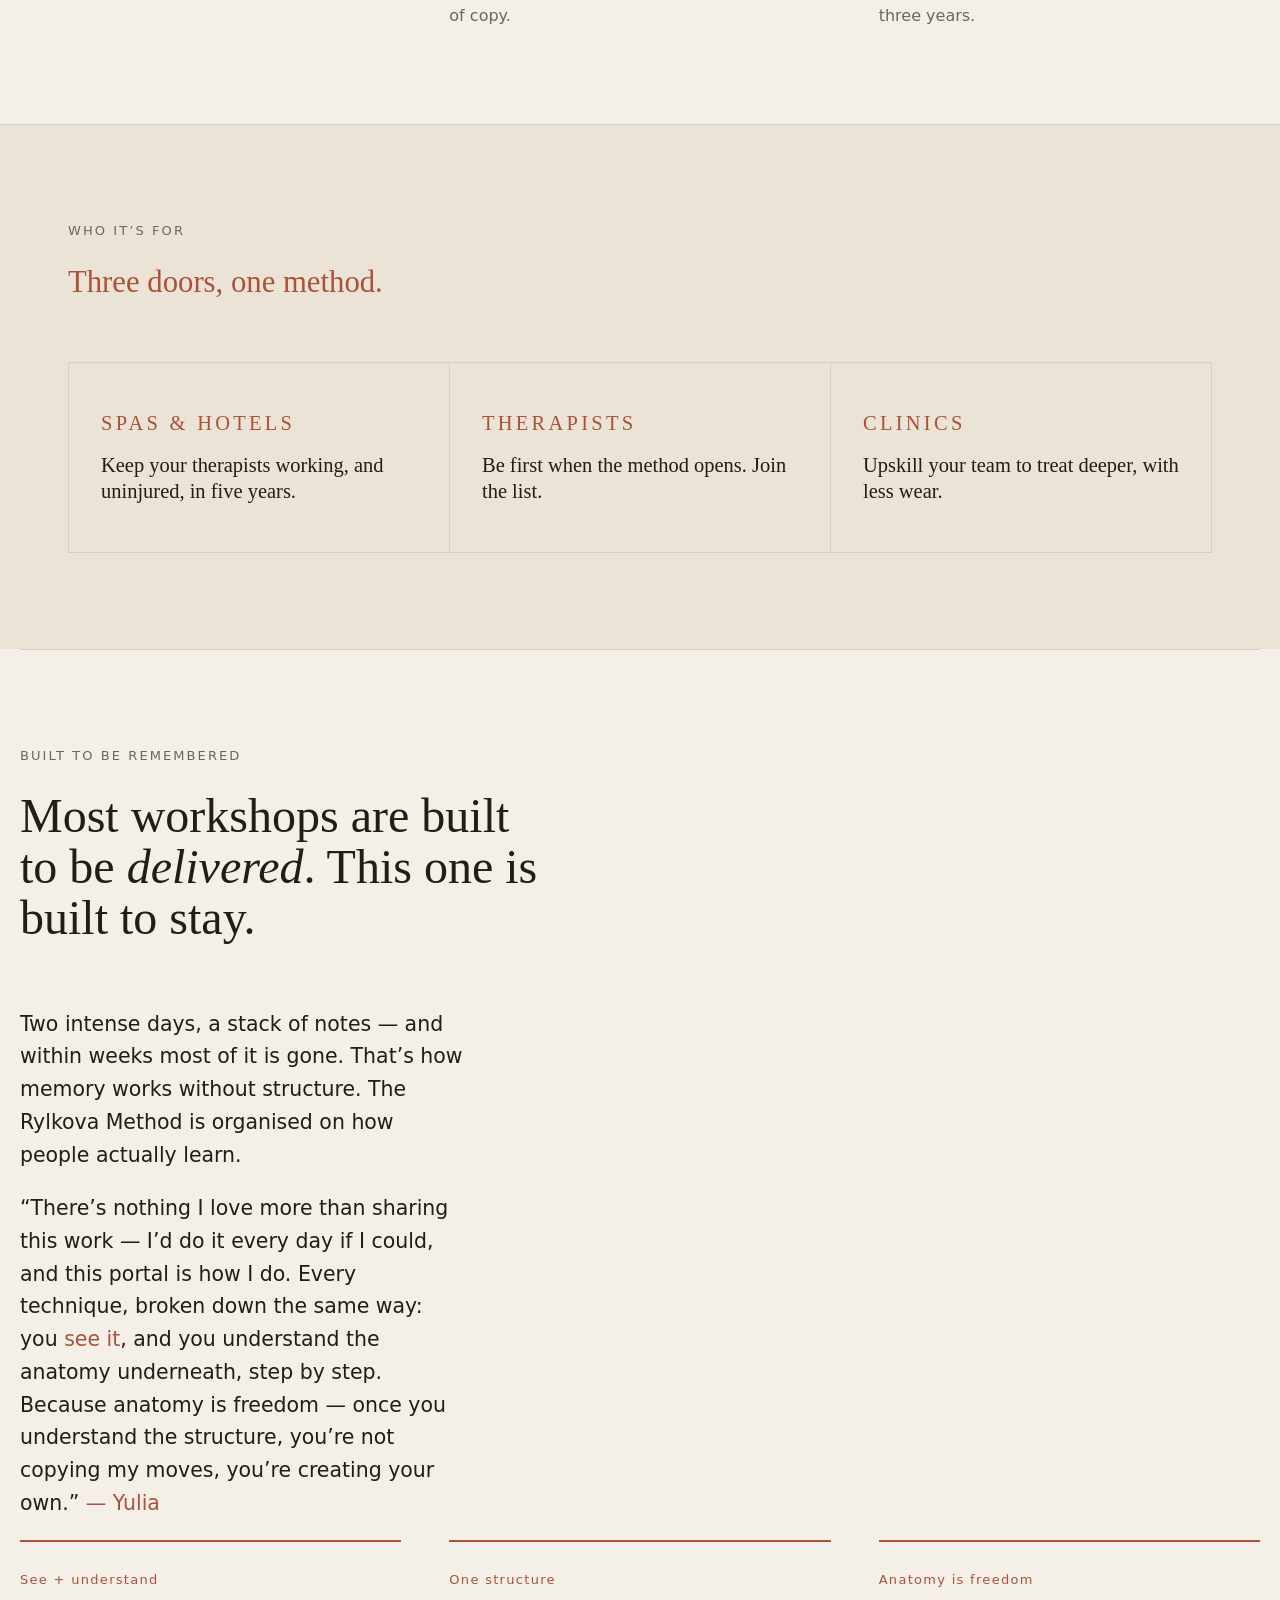
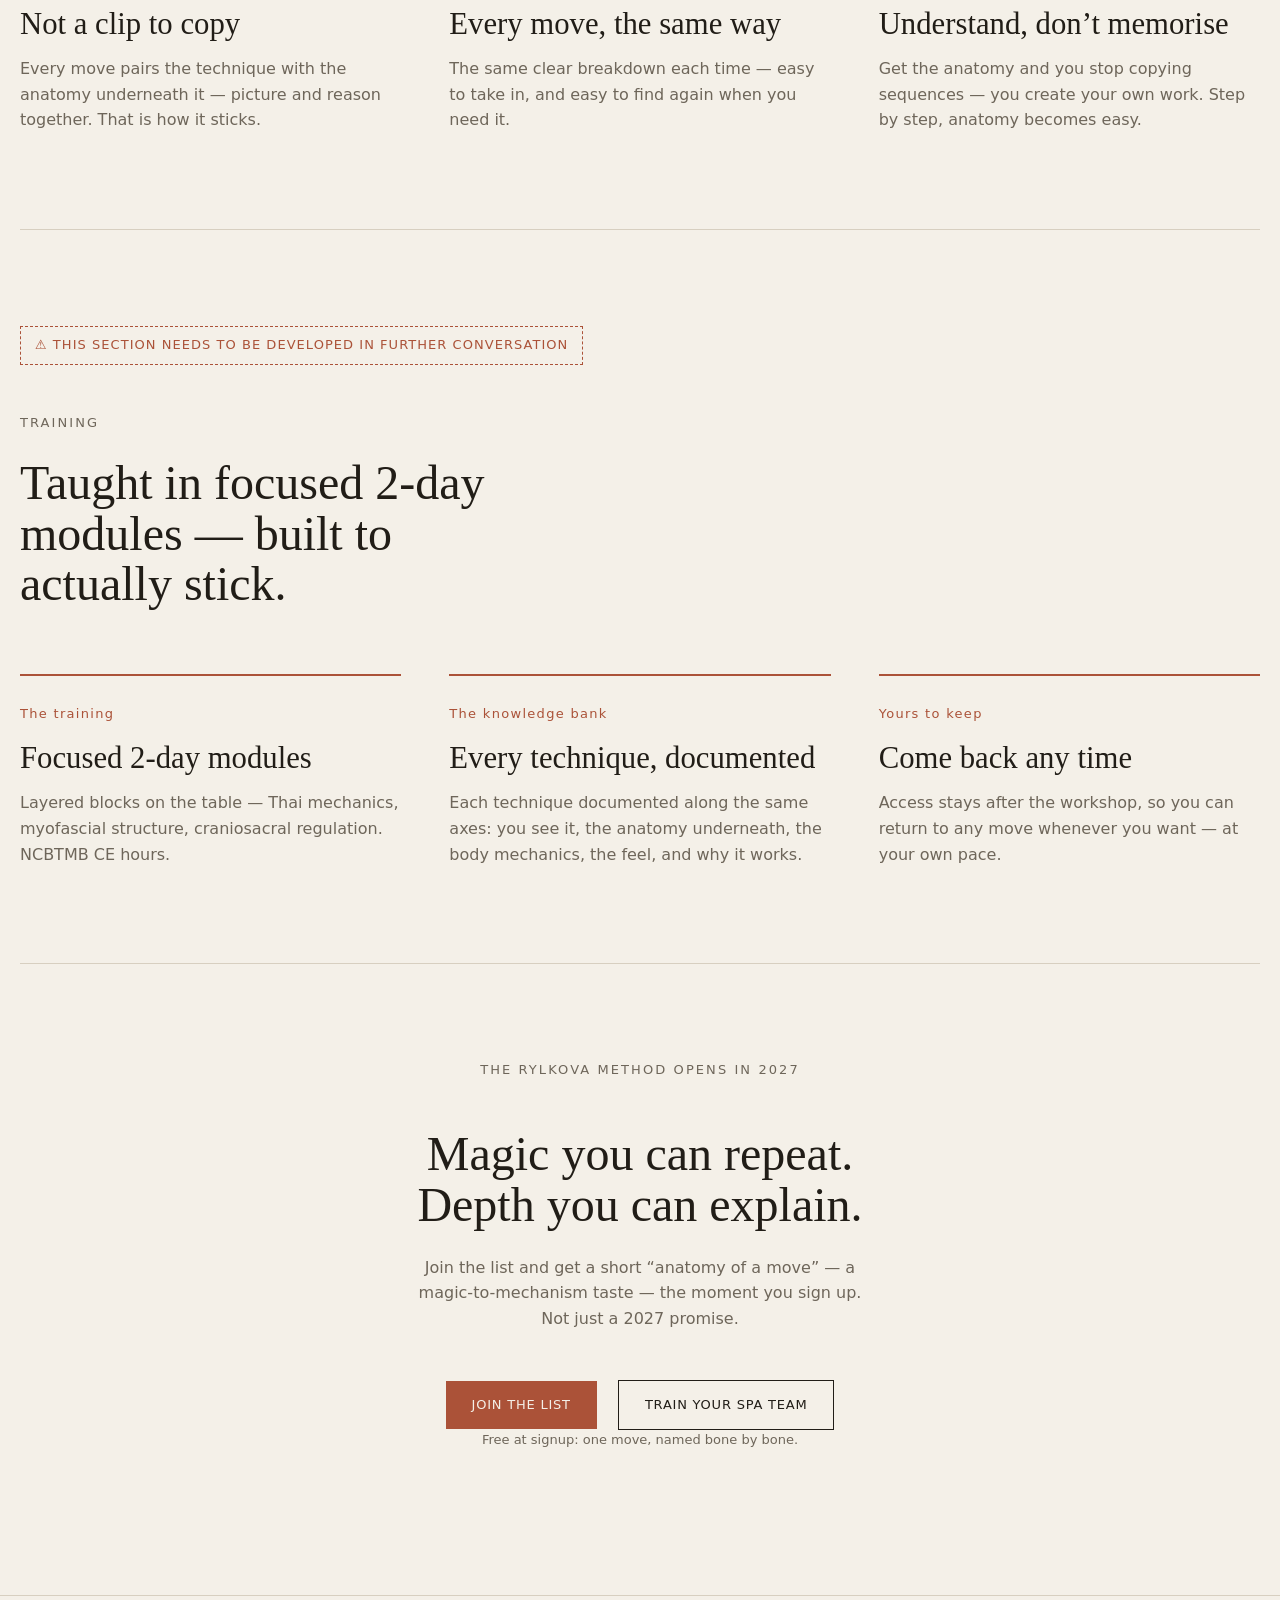
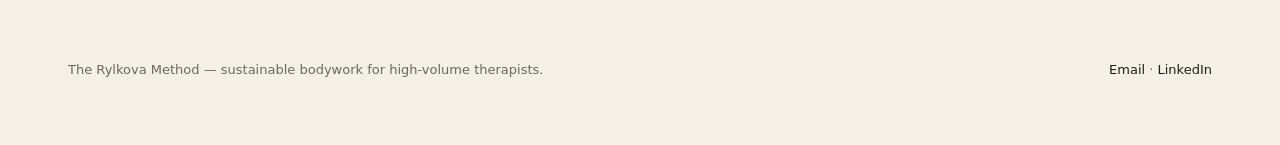
<file: Website/route-a.html>
<!DOCTYPE html>
<html lang="en">
<head>
  <meta charset="UTF-8">
  <meta name="viewport" content="width=device-width, initial-scale=1">
  <title>The Rylkova Method — Route A · The Anatomy of Touch</title>
  <meta name="description" content="Sustainable bodywork for high-volume therapists. Deep, energetic, full-body work — backed by anatomy, so it can be repeated, taught, and done for a lifetime.">
  <link rel="stylesheet" href="css/route-a.css">
  <script>window.SS_ANNOTATIONS={api:"https://annotations.superstories.com",project:"rylkova"};</script>
  <script src="js/annotate.js" defer></script>
</head>
<body data-page="route-a">

  <header class="site-header wrap" data-section="header">
    <div class="wordmark">The Rylkova Method<span>Sustainable bodywork</span></div>
    <nav class="site-nav" aria-label="Primary">
      <a href="#method">The Method</a>
      <a href="#training">Training</a>
      <a href="about-a.html">About</a>
      <a href="#list">Join the list</a>
    </nav>
  </header>

  <main>
    <!-- BLOCK 1 — HERO -->
    <section class="hero wrap" data-section="hero" aria-labelledby="hero-title">
      <div class="hero__inner">
        <div>
          <p class="eyebrow">Sustainable bodywork for high-volume therapists</p>
          <h1 class="hero__title" id="hero-title">When the magic becomes <em class="accent">mechanism</em>.</h1>
          <p class="hero__lead">Deep, energetic, full-body work — fascia, the nervous and endocrine systems, the felt sense of being cared for. All backed by anatomy, so it can be named, repeated, taught, and done for a lifetime.</p>
          <p class="hero__proof">14 years · NCBTMB approved provider #811343 · Thailand (Pichet) · Seattle (myofascial) · craniosacral</p>
        </div>
        <figure class="media" aria-label="Placeholder: table bodywork mid-flow">
          <svg viewBox="0 0 400 500" preserveAspectRatio="none" aria-hidden="true">
            <g fill="none" stroke="#F4F0E8" stroke-width="1.1">
              <path d="M60 -20 C 120 120, 90 260, 150 400 S 210 540, 180 620"/>
              <path d="M150 -20 C 200 130, 170 270, 230 410 S 290 540, 250 620"/>
              <path d="M250 -20 C 300 120, 270 260, 320 400 S 360 540, 330 620"/>
              <path d="M-10 180 C 130 150, 270 210, 410 170"/>
              <path d="M-10 320 C 130 290, 270 350, 410 310"/>
            </g>
          </svg>
          <figcaption class="media__tag">Photo to come — table work, mid-stretch</figcaption>
        </figure>
      </div>
    </section>

    <!-- BLOCK 2 — WHAT THIS IS / VALUE BLOCKS -->
    <section class="section wrap" id="method" data-section="method" aria-labelledby="method-title">
      <div class="section__head">
        <p class="eyebrow">What this is</p>
        <h2 id="method-title">Most practitioners are stuck on one bank of the river — the healers who can’t explain it, or the technicians who’ve lost the magic. Yulia crossed.</h2>
      </div>
      <div class="values">
        <article class="value">
          <span class="value__num">01 — Depth</span>
          <h3>Deep stretch, worked precisely</h3>
          <p>The stretch and flow of Thai bodywork brought onto the table, read through the fascial lines — full-body release, not tissue-grinding.</p>
        </article>
        <article class="value">
          <span class="value__num">02 — Mechanism</span>
          <h3>Anatomy under every move</h3>
          <p>What looks like energy, she can render as structure — repeatable, explainable, teachable. Anatomy is freedom: create instead of copy.</p>
        </article>
        <article class="value">
          <span class="value__num">03 — Longevity</span>
          <h3>Work at volume, for life</h3>
          <p>Bodyweight and leverage instead of fingertips. An eco-mode for the therapist’s own body — five sessions a day without burning out in three years.</p>
        </article>
      </div>
    </section>

    <!-- BLOCK 3 — AUDIENCE STRIP -->
    <section class="section audience" data-section="who-its-for" aria-labelledby="audience-title">
      <div class="wrap">
        <div class="section__head">
          <p class="eyebrow">Who it’s for</p>
          <h2 id="audience-title" class="accent" style="font-family:var(--font-display);font-size:var(--text-xl)">Three doors, one method.</h2>
        </div>
        <div class="audience__grid">
          <div class="audience__cell">
            <p class="eyebrow">Spas &amp; hotels</p>
            <p>Keep your therapists working, and uninjured, in five years.</p>
          </div>
          <div class="audience__cell">
            <p class="eyebrow">Therapists</p>
            <p>Be first when the method opens. Join the list.</p>
          </div>
          <div class="audience__cell">
            <p class="eyebrow">Clinics</p>
            <p>Upskill your team to treat deeper, with less wear.</p>
          </div>
        </div>
      </div>
    </section>

    <!-- BLOCK 3a — BUILT TO BE REMEMBERED -->
    <section class="section wrap" id="remembered" data-section="built-to-remember" aria-labelledby="remember-title">
      <div class="section__head">
        <p class="eyebrow">Built to be remembered</p>
        <h2 id="remember-title">Most workshops are built to be <em>delivered</em>. This one is built to stay.</h2>
      </div>
      <p class="hero__lead">Two intense days, a stack of notes — and within weeks most of it is gone. That’s how memory works without structure. The Rylkova Method is organised on how people actually learn.</p>
      <p class="hero__lead">“There’s nothing I love more than sharing this work — I’d do it every day if I could, and this portal is how I do. Every technique, broken down the same way: you <span class="accent">see it</span>, and you understand the anatomy underneath, step by step. Because anatomy is freedom — once you understand the structure, you’re not copying my moves, you’re creating your own.” <span class="accent">— Yulia</span></p>
      <div class="values">
        <article class="value">
          <span class="value__num">See + understand</span>
          <h3>Not a clip to copy</h3>
          <p>Every move pairs the technique with the anatomy underneath it — picture and reason together. That is how it sticks.</p>
        </article>
        <article class="value">
          <span class="value__num">One structure</span>
          <h3>Every move, the same way</h3>
          <p>The same clear breakdown each time — easy to take in, and easy to find again when you need it.</p>
        </article>
        <article class="value">
          <span class="value__num">Anatomy is freedom</span>
          <h3>Understand, don’t memorise</h3>
          <p>Get the anatomy and you stop copying sequences — you create your own work. Step by step, anatomy becomes easy.</p>
        </article>
      </div>
    </section>

    <!-- BLOCK 3b — TRAINING (placeholder) -->
    <section class="section wrap" id="training" data-section="training" aria-labelledby="training-title">
      <span class="dev-note">⚠ This section needs to be developed in further conversation</span>
      <div class="section__head">
        <p class="eyebrow">Training</p>
        <h2 id="training-title">Taught in focused 2-day modules — built to actually stick.</h2>
      </div>
      <div class="values">
        <article class="value">
          <span class="value__num">The training</span>
          <h3>Focused 2-day modules</h3>
          <p>Layered blocks on the table — Thai mechanics, myofascial structure, craniosacral regulation. NCBTMB CE hours.</p>
        </article>
        <article class="value">
          <span class="value__num">The knowledge bank</span>
          <h3>Every technique, documented</h3>
          <p>Each technique documented along the same axes: you see it, the anatomy underneath, the body mechanics, the feel, and why it works.</p>
        </article>
        <article class="value">
          <span class="value__num">Yours to keep</span>
          <h3>Come back any time</h3>
          <p>Access stays after the workshop, so you can return to any move whenever you want — at your own pace.</p>
        </article>
      </div>
    </section>

    <!-- BLOCK 4 — CTA -->
    <section class="section cta wrap" id="list" data-section="join-list" aria-labelledby="cta-title">
      <p class="eyebrow">The Rylkova Method opens in 2027</p>
      <h2 id="cta-title">Magic you can repeat. Depth you can explain.</h2>
      <p>Join the list and get a short “anatomy of a move” — a magic-to-mechanism taste — the moment you sign up. Not just a 2027 promise.</p>
      <div>
        <a class="btn btn--primary" href="#list">Join the list</a>
        <a class="btn btn--ghost" href="#training">Train your spa team</a>
      </div>
      <p class="lead-magnet">Free at signup: one move, named bone by bone.</p>
    </section>
  </main>

  <footer class="site-footer" data-section="footer">
    <div class="wrap site-footer__row">
      <span>The Rylkova Method — sustainable bodywork for high-volume therapists.</span>
      <span><a href="#list">Email</a> · <a href="#list">LinkedIn</a></span>
    </div>
  </footer>

</body>
</html>
</file>
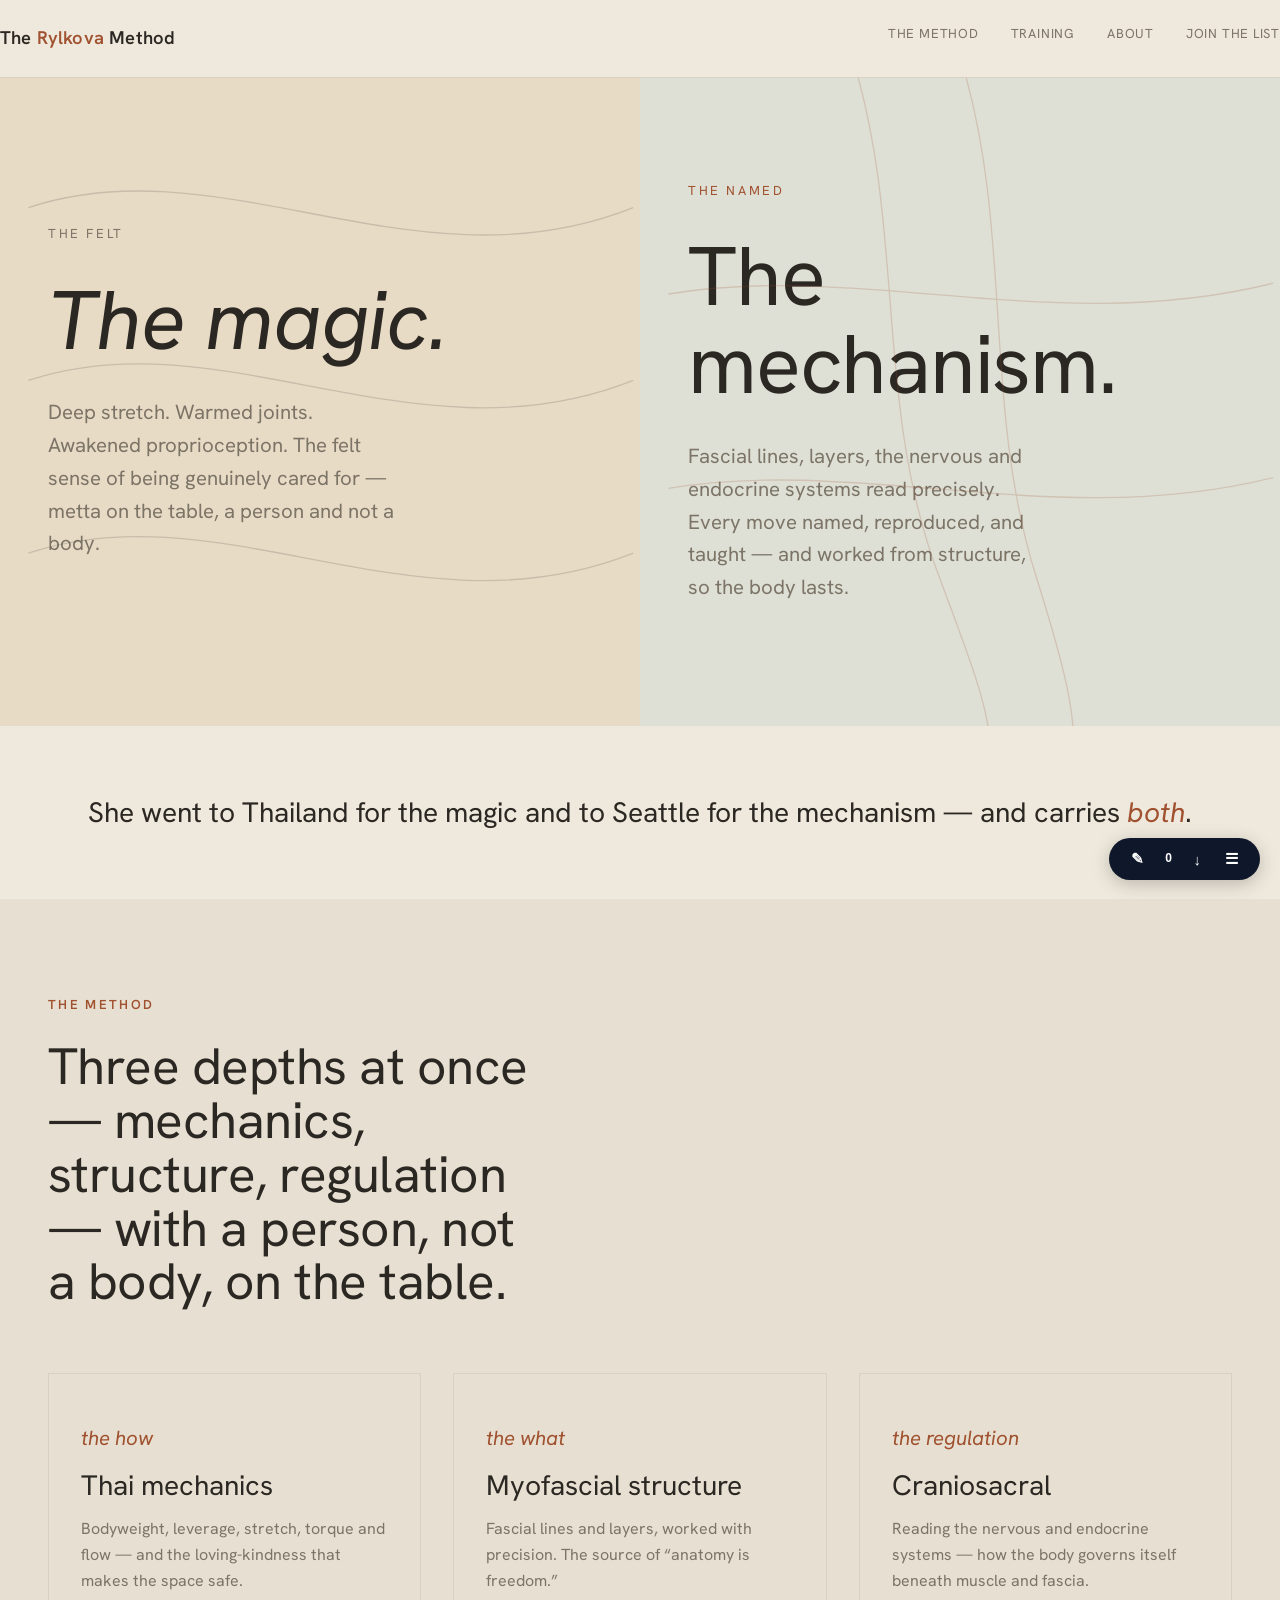
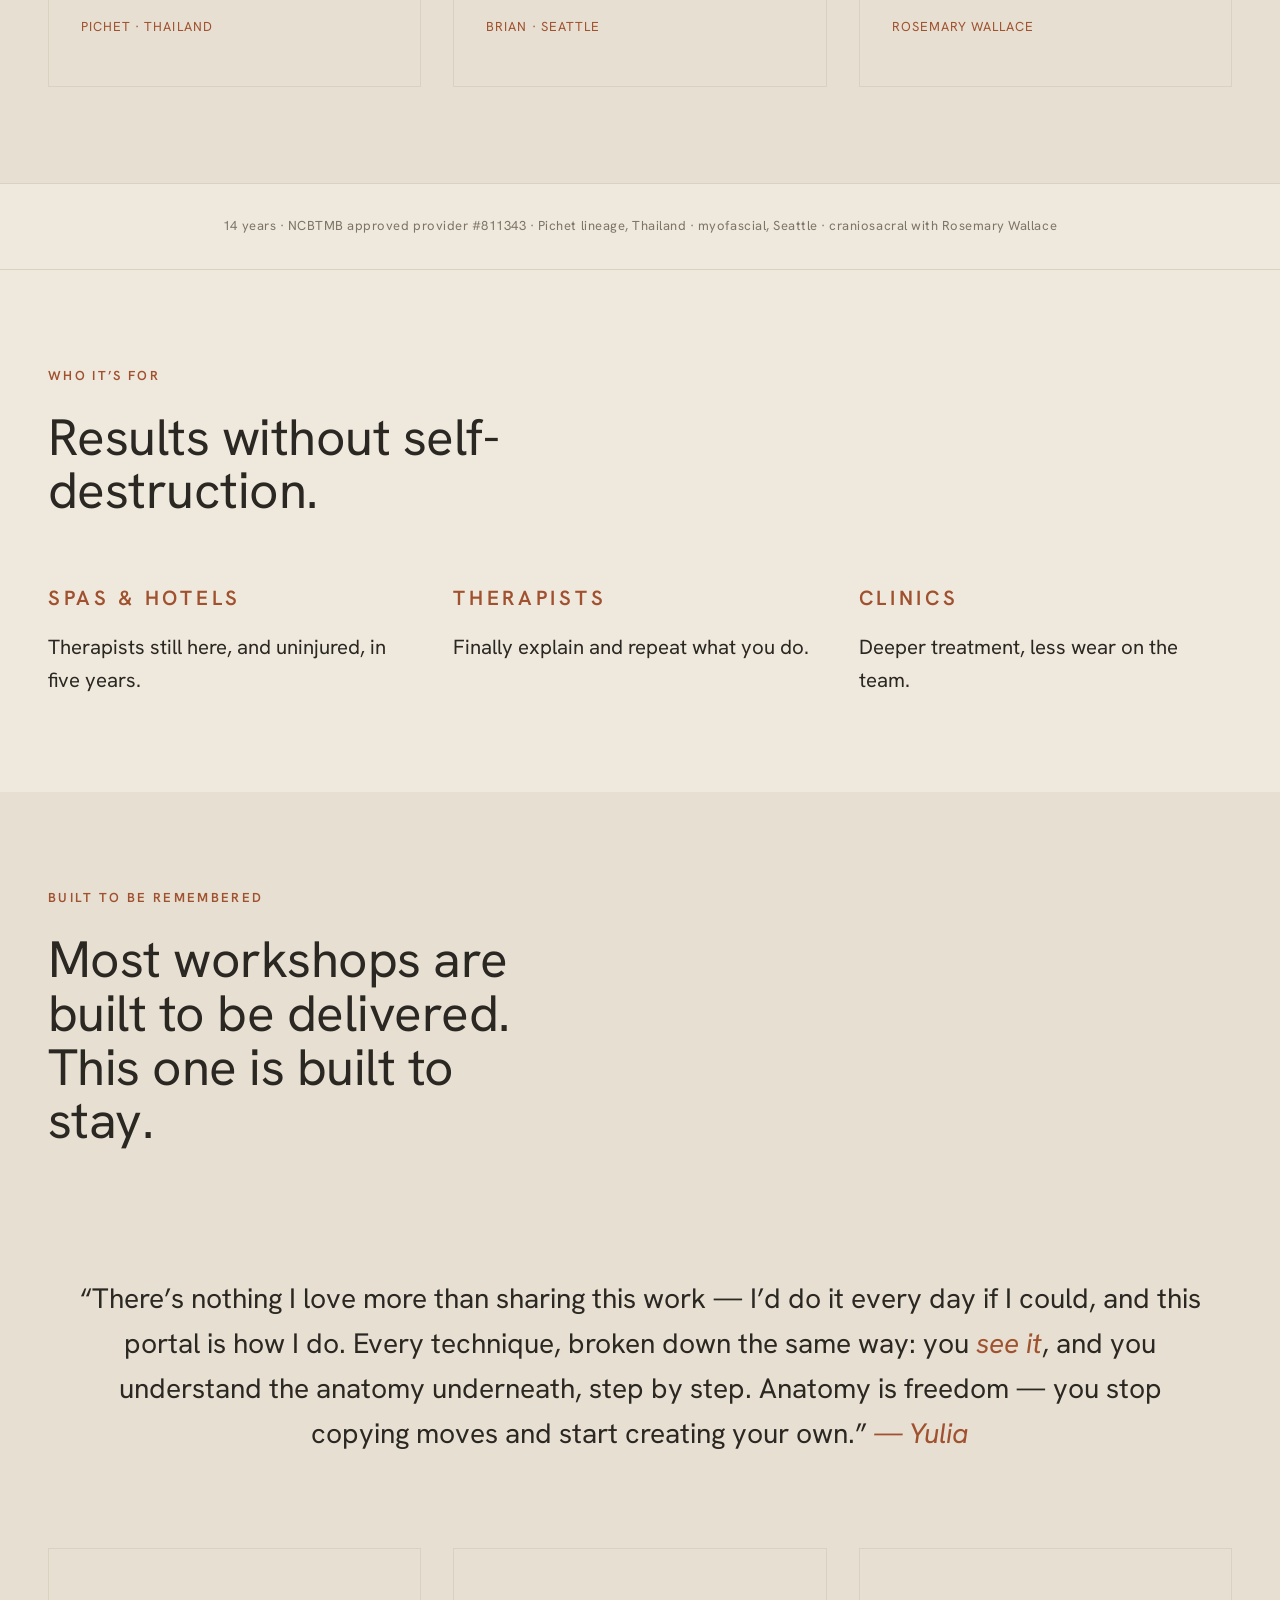
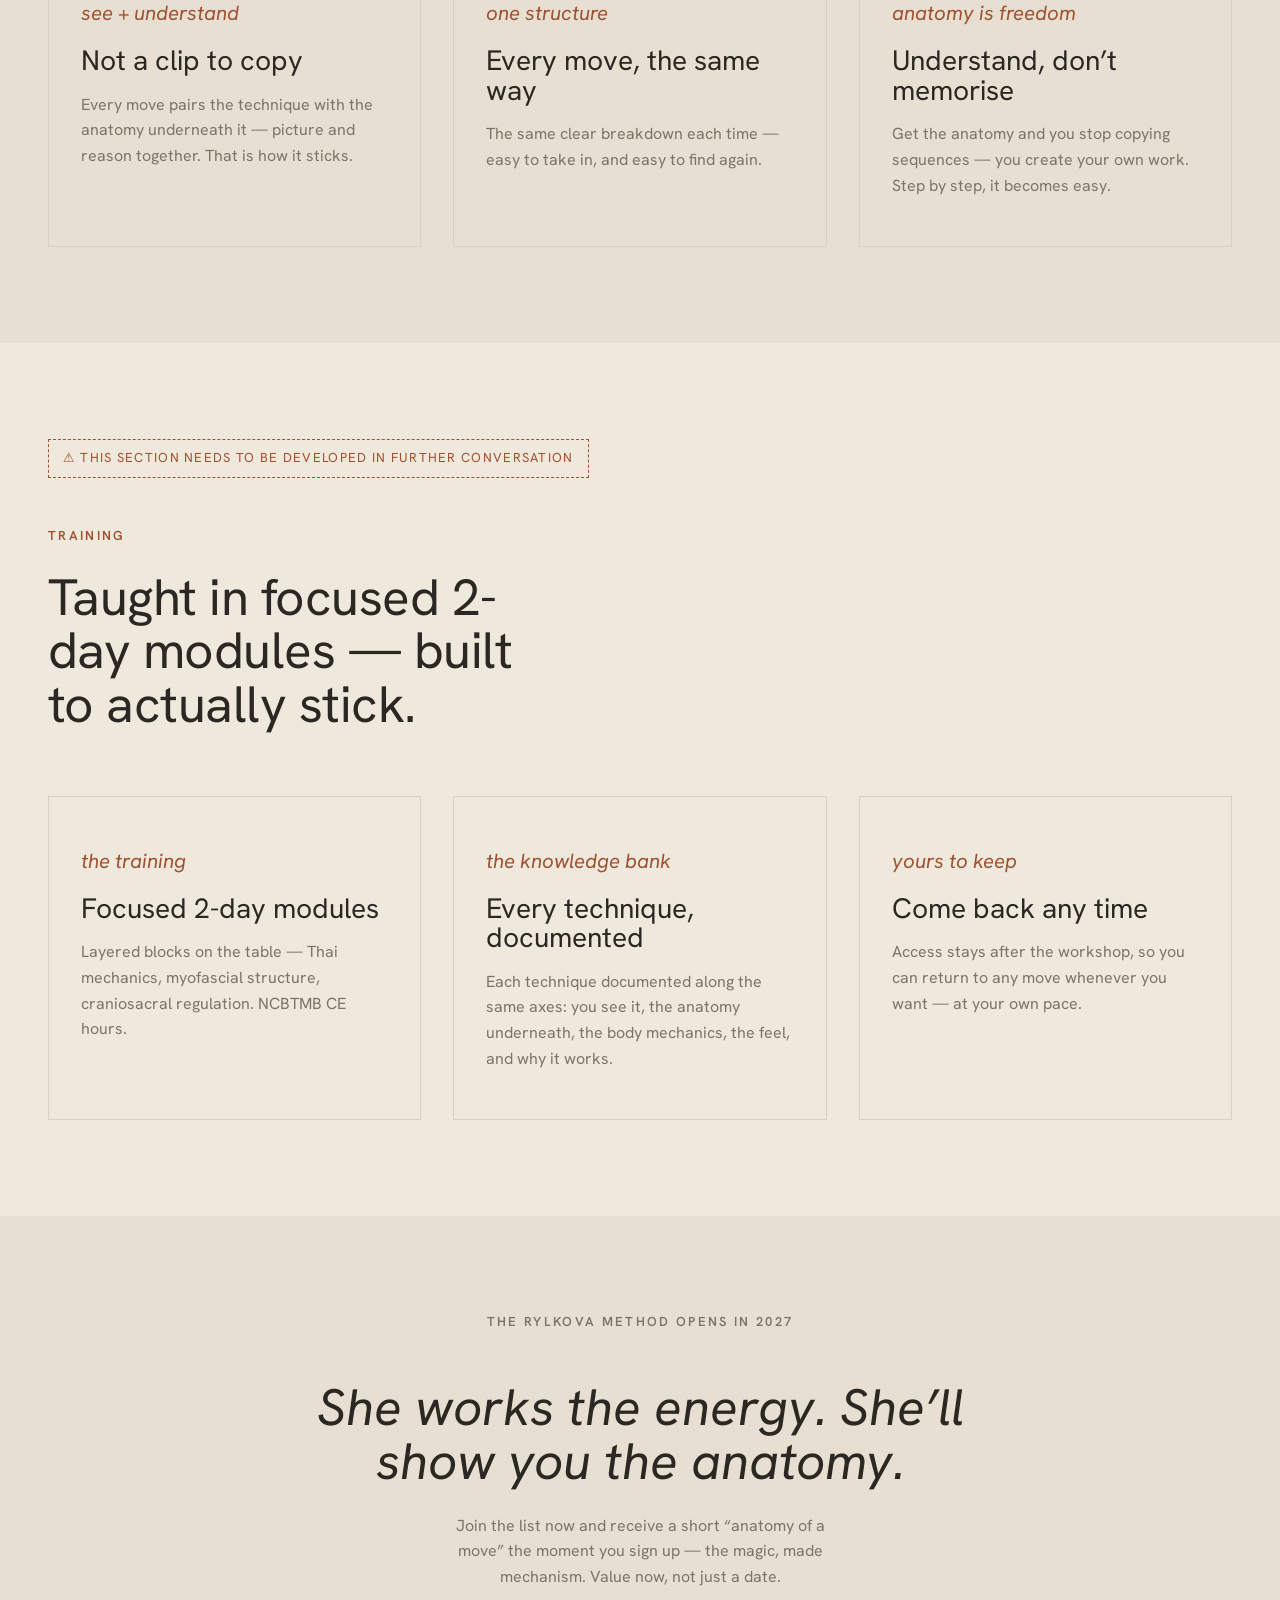
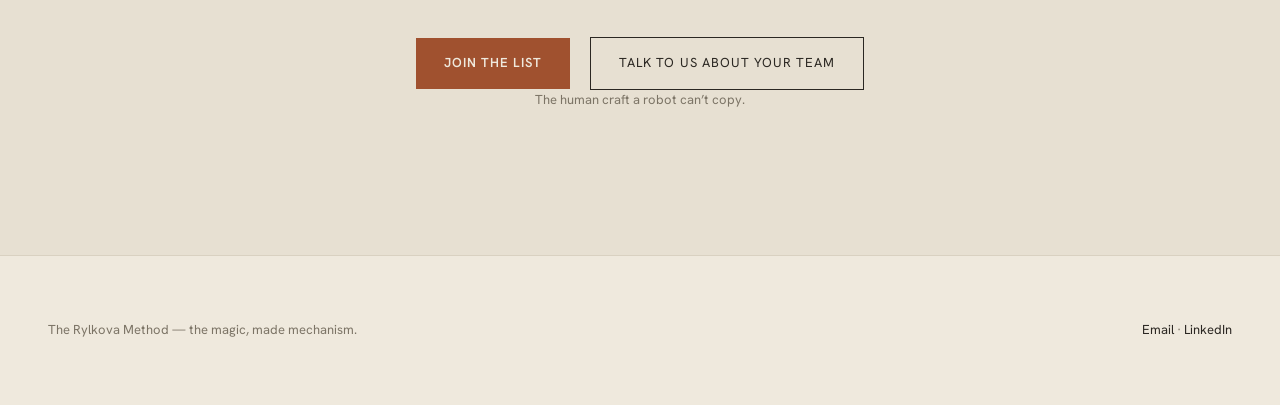
<file: Website/route-b.html>
<!DOCTYPE html>
<html lang="en">
<head>
  <meta charset="UTF-8">
  <meta name="viewport" content="width=device-width, initial-scale=1">
  <title>The Rylkova Method — Route B · Magic / Mechanism</title>
  <meta name="description" content="The bodywork method that turns the magic of deep, energetic, full-body work into mechanism — anatomy-backed, repeatable, teachable, and sustainable at volume.">
  <link rel="preload" href="fonts/Hanken-400.woff2" as="font" type="font/woff2" crossorigin>
  <link rel="stylesheet" href="css/route-b.css">
  <script>window.SS_ANNOTATIONS={api:"https://annotations.superstories.com",project:"rylkova"};</script>
  <script src="js/annotate.js" defer></script>
</head>
<body data-page="route-b">

  <header class="site-header" data-section="header">
    <div class="wrap site-footer__row" style="border:none;padding:0;width:100%">
      <div class="wordmark">The <b>Rylkova</b> Method</div>
      <nav class="site-nav" aria-label="Primary">
        <a href="#method">The Method</a>
        <a href="#training">Training</a>
        <a href="about-b.html">About</a>
        <a href="#list">Join the list</a>
      </nav>
    </div>
  </header>

  <main>
    <!-- BLOCK 1 — HERO DIPTYCH -->
    <section class="diptych" data-section="hero" aria-label="Magic and mechanism">
      <div class="panel panel--magic">
        <svg class="lines" viewBox="0 0 500 600" fill="none" stroke-width="1.2" aria-hidden="true">
          <path d="M-20 120 C 160 60, 340 200, 540 120"/>
          <path d="M-20 280 C 160 220, 340 360, 540 280"/>
          <path d="M-20 440 C 160 380, 340 520, 540 440"/>
        </svg>
        <p class="panel__label">The felt</p>
        <h1 class="panel__title">The magic.</h1>
        <p class="panel__body">Deep stretch. Warmed joints. Awakened proprioception. The felt sense of being genuinely cared for — metta on the table, a person and not a body.</p>
      </div>
      <div class="panel panel--mech">
        <svg class="lines" viewBox="0 0 500 600" fill="none" stroke-width="1.2" aria-hidden="true">
          <path d="M250 -20 C 300 140, 270 300, 320 460 S 360 620, 330 720"/>
          <path d="M150 -20 C 200 140, 170 300, 230 460 S 290 620, 250 720"/>
          <path d="M-20 200 C 160 170, 340 240, 540 190"/>
          <path d="M-20 380 C 160 350, 340 420, 540 370"/>
        </svg>
        <p class="panel__label">The named</p>
        <h2 class="panel__title">The mechanism.</h2>
        <p class="panel__body">Fascial lines, layers, the nervous and endocrine systems read precisely. Every move named, reproduced, and taught — and worked from structure, so the body lasts.</p>
      </div>
    </section>

    <p class="seam-line wrap">She went to Thailand for the magic and to Seattle for the mechanism — and carries <em>both</em>.</p>

    <!-- BLOCK 2 — THREE DEPTHS -->
    <section class="section section--alt" id="method" data-section="method" aria-labelledby="method-title">
      <div class="wrap">
        <div class="section__head">
          <p class="eyebrow">The method</p>
          <h2 id="method-title">Three depths at once — mechanics, structure, regulation — with a person, not a body, on the table.</h2>
        </div>
        <div class="layers">
          <article class="layer">
            <span class="layer__k">the how</span>
            <h3>Thai mechanics</h3>
            <p>Bodyweight, leverage, stretch, torque and flow — and the loving-kindness that makes the space safe.</p>
            <span class="layer__note">Pichet · Thailand</span>
          </article>
          <article class="layer">
            <span class="layer__k">the what</span>
            <h3>Myofascial structure</h3>
            <p>Fascial lines and layers, worked with precision. The source of “anatomy is freedom.”</p>
            <span class="layer__note">Brian · Seattle</span>
          </article>
          <article class="layer">
            <span class="layer__k">the regulation</span>
            <h3>Craniosacral</h3>
            <p>Reading the nervous and endocrine systems — how the body governs itself beneath muscle and fascia.</p>
            <span class="layer__note">Rosemary Wallace</span>
          </article>
        </div>
      </div>
    </section>

    <!-- proof -->
    <div class="proof">14 years · NCBTMB approved provider #811343 · Pichet lineage, Thailand · myofascial, Seattle · craniosacral with Rosemary Wallace</div>

    <!-- BLOCK 3 — AUDIENCE -->
    <section class="section" data-section="who-its-for" aria-labelledby="audience-title">
      <div class="wrap">
        <div class="section__head">
          <p class="eyebrow">Who it’s for</p>
          <h2 id="audience-title">Results without self-destruction.</h2>
        </div>
        <div class="audience__grid">
          <div class="audience__cell">
            <p class="eyebrow">Spas &amp; hotels</p>
            <p>Therapists still here, and uninjured, in five years.</p>
          </div>
          <div class="audience__cell">
            <p class="eyebrow">Therapists</p>
            <p>Finally explain and repeat what you do.</p>
          </div>
          <div class="audience__cell">
            <p class="eyebrow">Clinics</p>
            <p>Deeper treatment, less wear on the team.</p>
          </div>
        </div>
      </div>
    </section>

    <!-- BLOCK 3a — BUILT TO BE REMEMBERED -->
    <section class="section section--alt" id="remembered" data-section="built-to-remember" aria-labelledby="remember-title">
      <div class="wrap">
        <div class="section__head">
          <p class="eyebrow">Built to be remembered</p>
          <h2 id="remember-title">Most workshops are built to be delivered. This one is built to stay.</h2>
        </div>
        <p class="seam-line">“There’s nothing I love more than sharing this work — I’d do it every day if I could, and this portal is how I do. Every technique, broken down the same way: you <em>see it</em>, and you understand the anatomy underneath, step by step. Anatomy is freedom — you stop copying moves and start creating your own.” <em>— Yulia</em></p>
        <div class="layers">
          <article class="layer">
            <span class="layer__k">see + understand</span>
            <h3>Not a clip to copy</h3>
            <p>Every move pairs the technique with the anatomy underneath it — picture and reason together. That is how it sticks.</p>
          </article>
          <article class="layer">
            <span class="layer__k">one structure</span>
            <h3>Every move, the same way</h3>
            <p>The same clear breakdown each time — easy to take in, and easy to find again.</p>
          </article>
          <article class="layer">
            <span class="layer__k">anatomy is freedom</span>
            <h3>Understand, don’t memorise</h3>
            <p>Get the anatomy and you stop copying sequences — you create your own work. Step by step, it becomes easy.</p>
          </article>
        </div>
      </div>
    </section>

    <!-- BLOCK 3b — TRAINING (placeholder) -->
    <section class="section" id="training" data-section="training" aria-labelledby="training-title">
      <div class="wrap">
        <span class="dev-note">⚠ This section needs to be developed in further conversation</span>
        <div class="section__head">
          <p class="eyebrow">Training</p>
          <h2 id="training-title">Taught in focused 2-day modules — built to actually stick.</h2>
        </div>
        <div class="layers">
          <article class="layer">
            <span class="layer__k">the training</span>
            <h3>Focused 2-day modules</h3>
            <p>Layered blocks on the table — Thai mechanics, myofascial structure, craniosacral regulation. NCBTMB CE hours.</p>
          </article>
          <article class="layer">
            <span class="layer__k">the knowledge bank</span>
            <h3>Every technique, documented</h3>
            <p>Each technique documented along the same axes: you see it, the anatomy underneath, the body mechanics, the feel, and why it works.</p>
          </article>
          <article class="layer">
            <span class="layer__k">yours to keep</span>
            <h3>Come back any time</h3>
            <p>Access stays after the workshop, so you can return to any move whenever you want — at your own pace.</p>
          </article>
        </div>
      </div>
    </section>

    <!-- BLOCK 4 — CTA -->
    <section class="section section--alt cta" id="list" data-section="join-list" aria-labelledby="cta-title">
      <div class="wrap">
        <p class="eyebrow">The Rylkova Method opens in 2027</p>
        <h2 id="cta-title">She works the energy. She’ll show you the anatomy.</h2>
        <p>Join the list now and receive a short “anatomy of a move” the moment you sign up — the magic, made mechanism. Value now, not just a date.</p>
        <div>
          <a class="btn btn--primary" href="#list">Join the list</a>
          <a class="btn btn--ghost" href="#training">Talk to us about your team</a>
        </div>
        <p class="lead-magnet">The human craft a robot can’t copy.</p>
      </div>
    </section>
  </main>

  <footer class="site-footer" data-section="footer">
    <div class="wrap site-footer__row">
      <span>The Rylkova Method — the magic, made mechanism.</span>
      <span><a href="#list">Email</a> · <a href="#list">LinkedIn</a></span>
    </div>
  </footer>

</body>
</html>
</file>
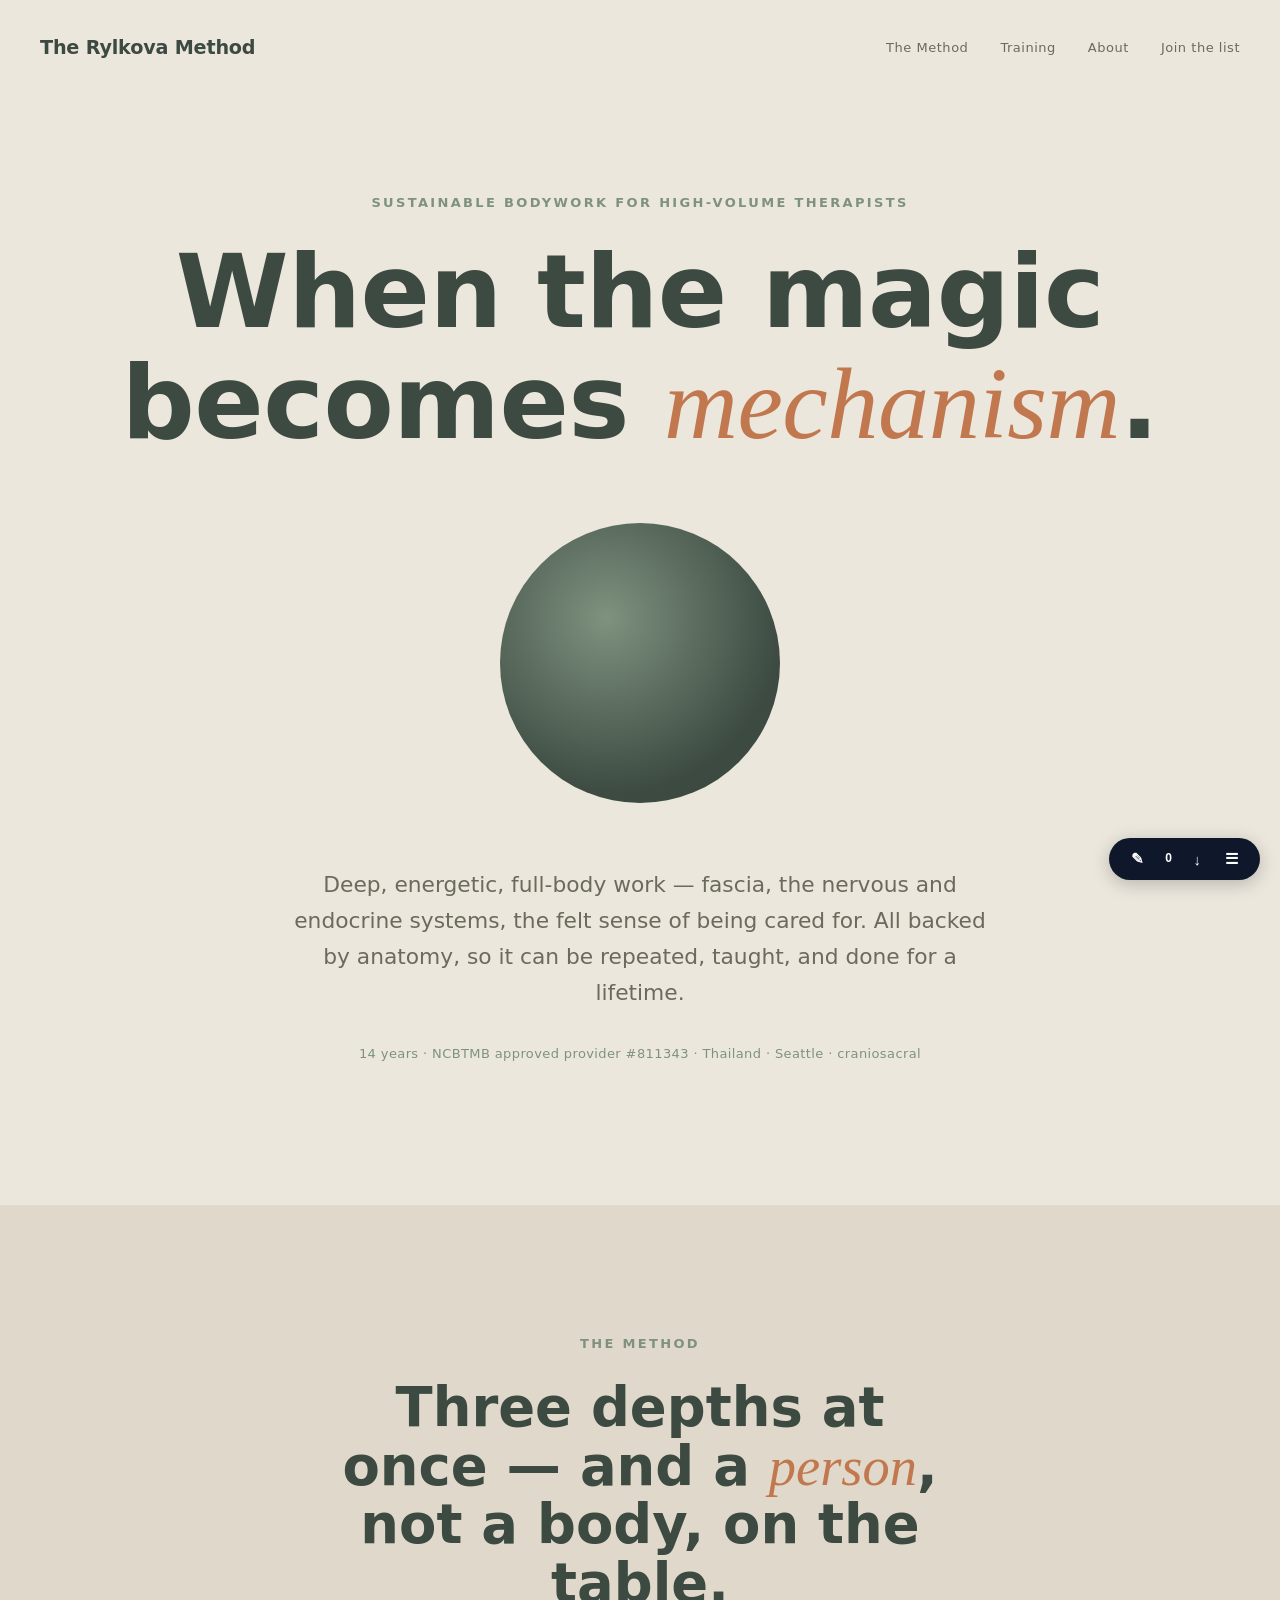
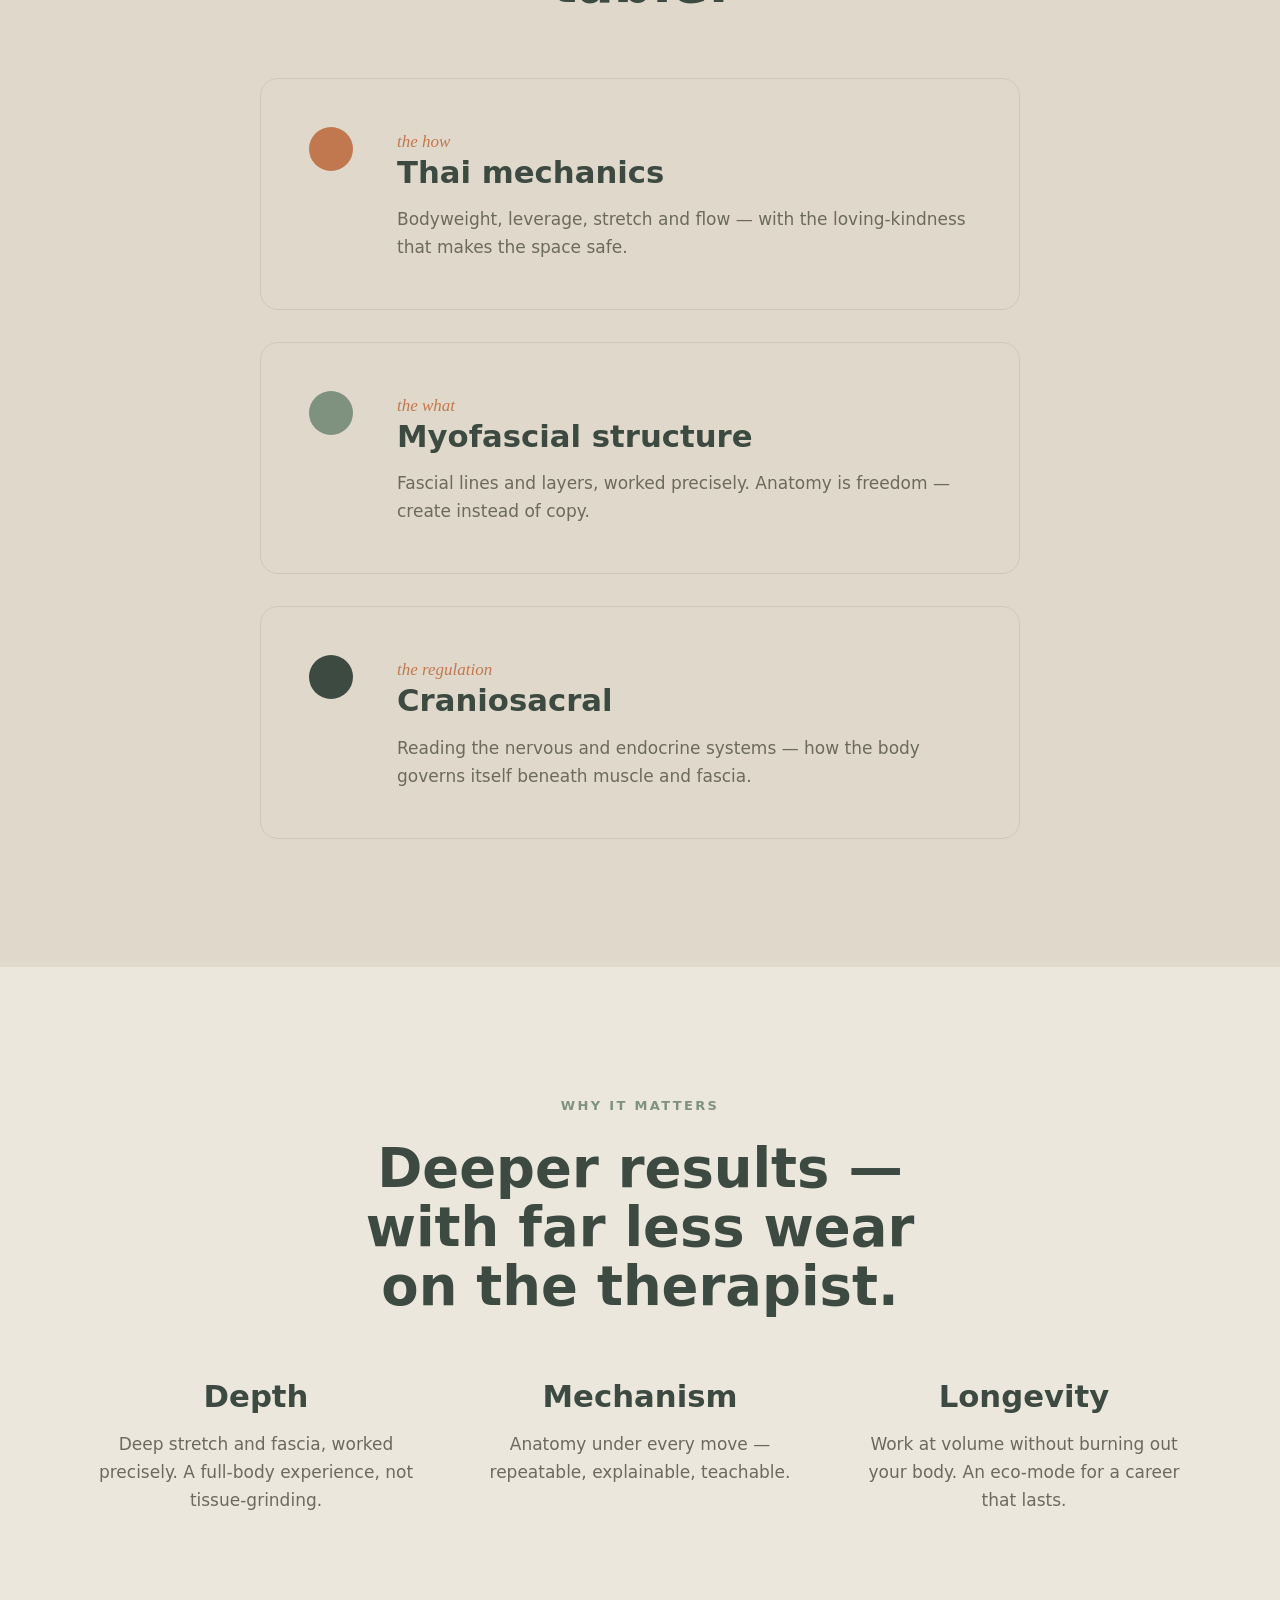
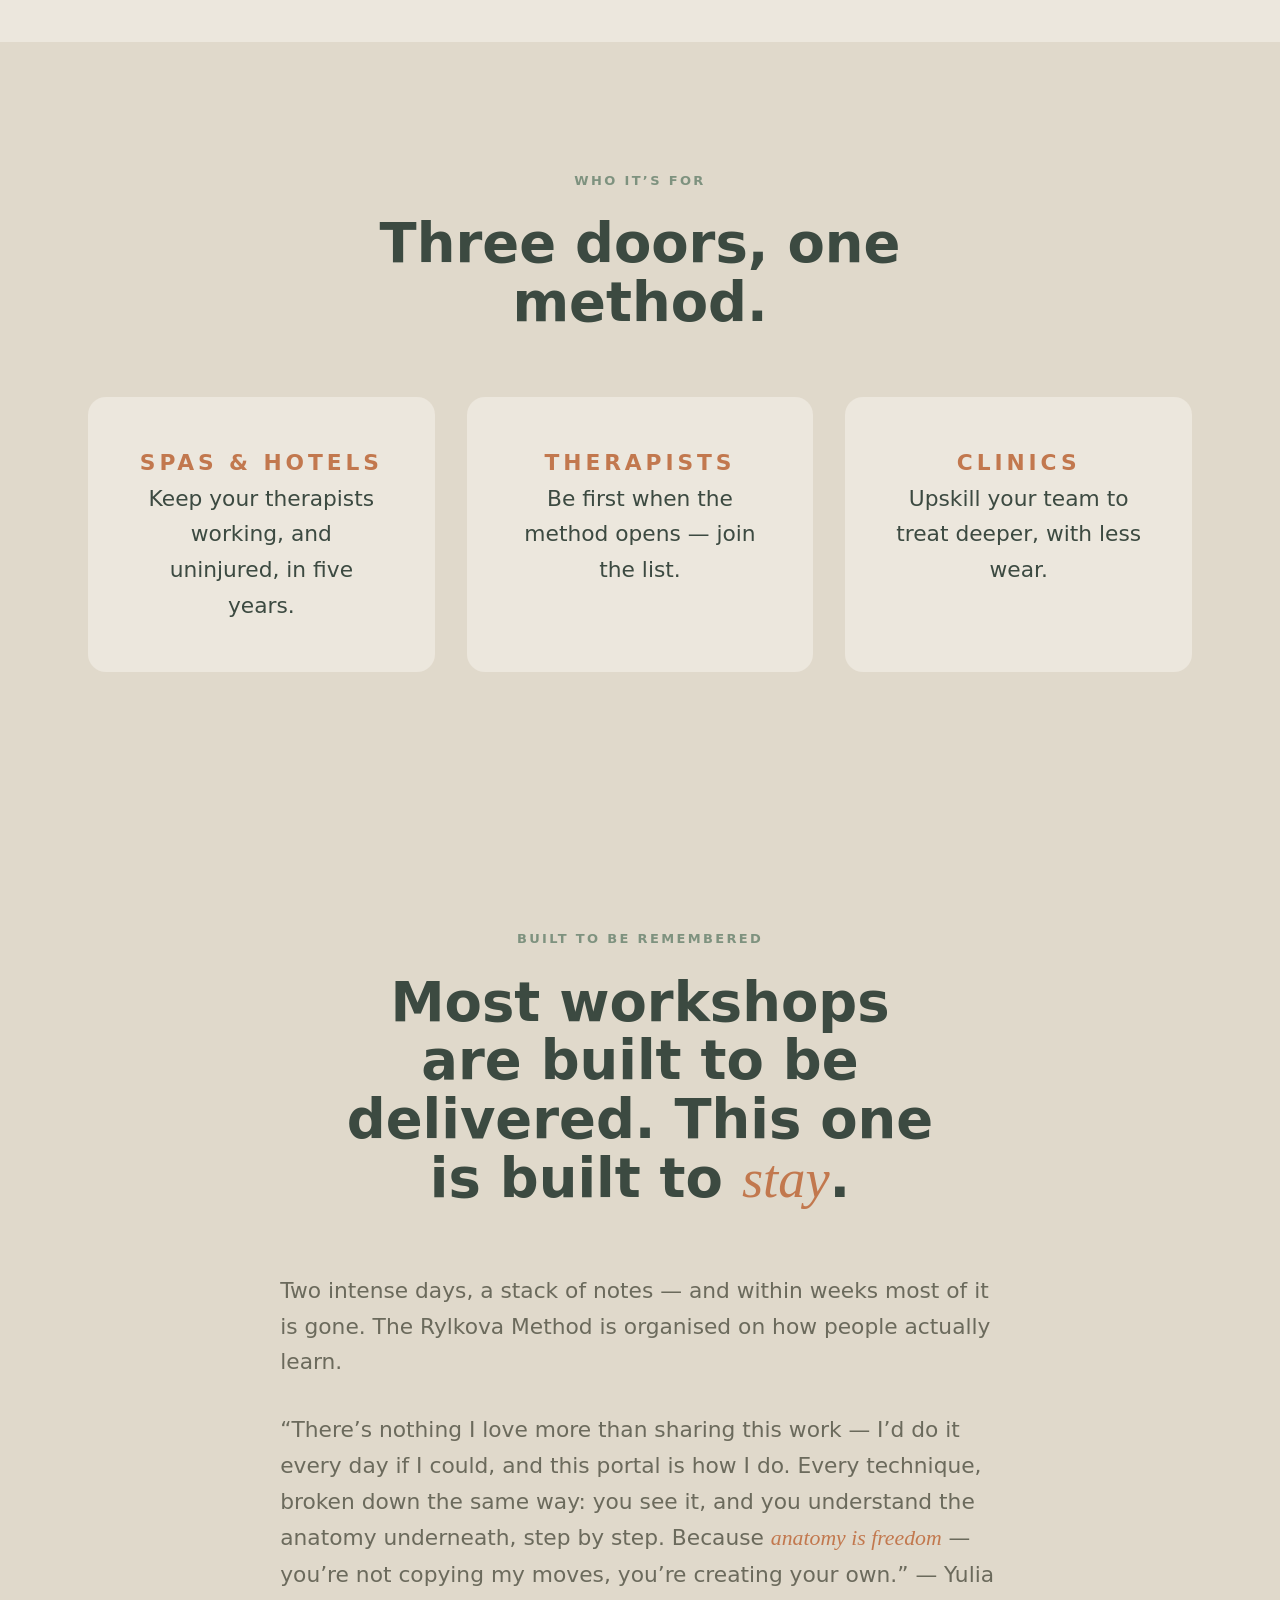
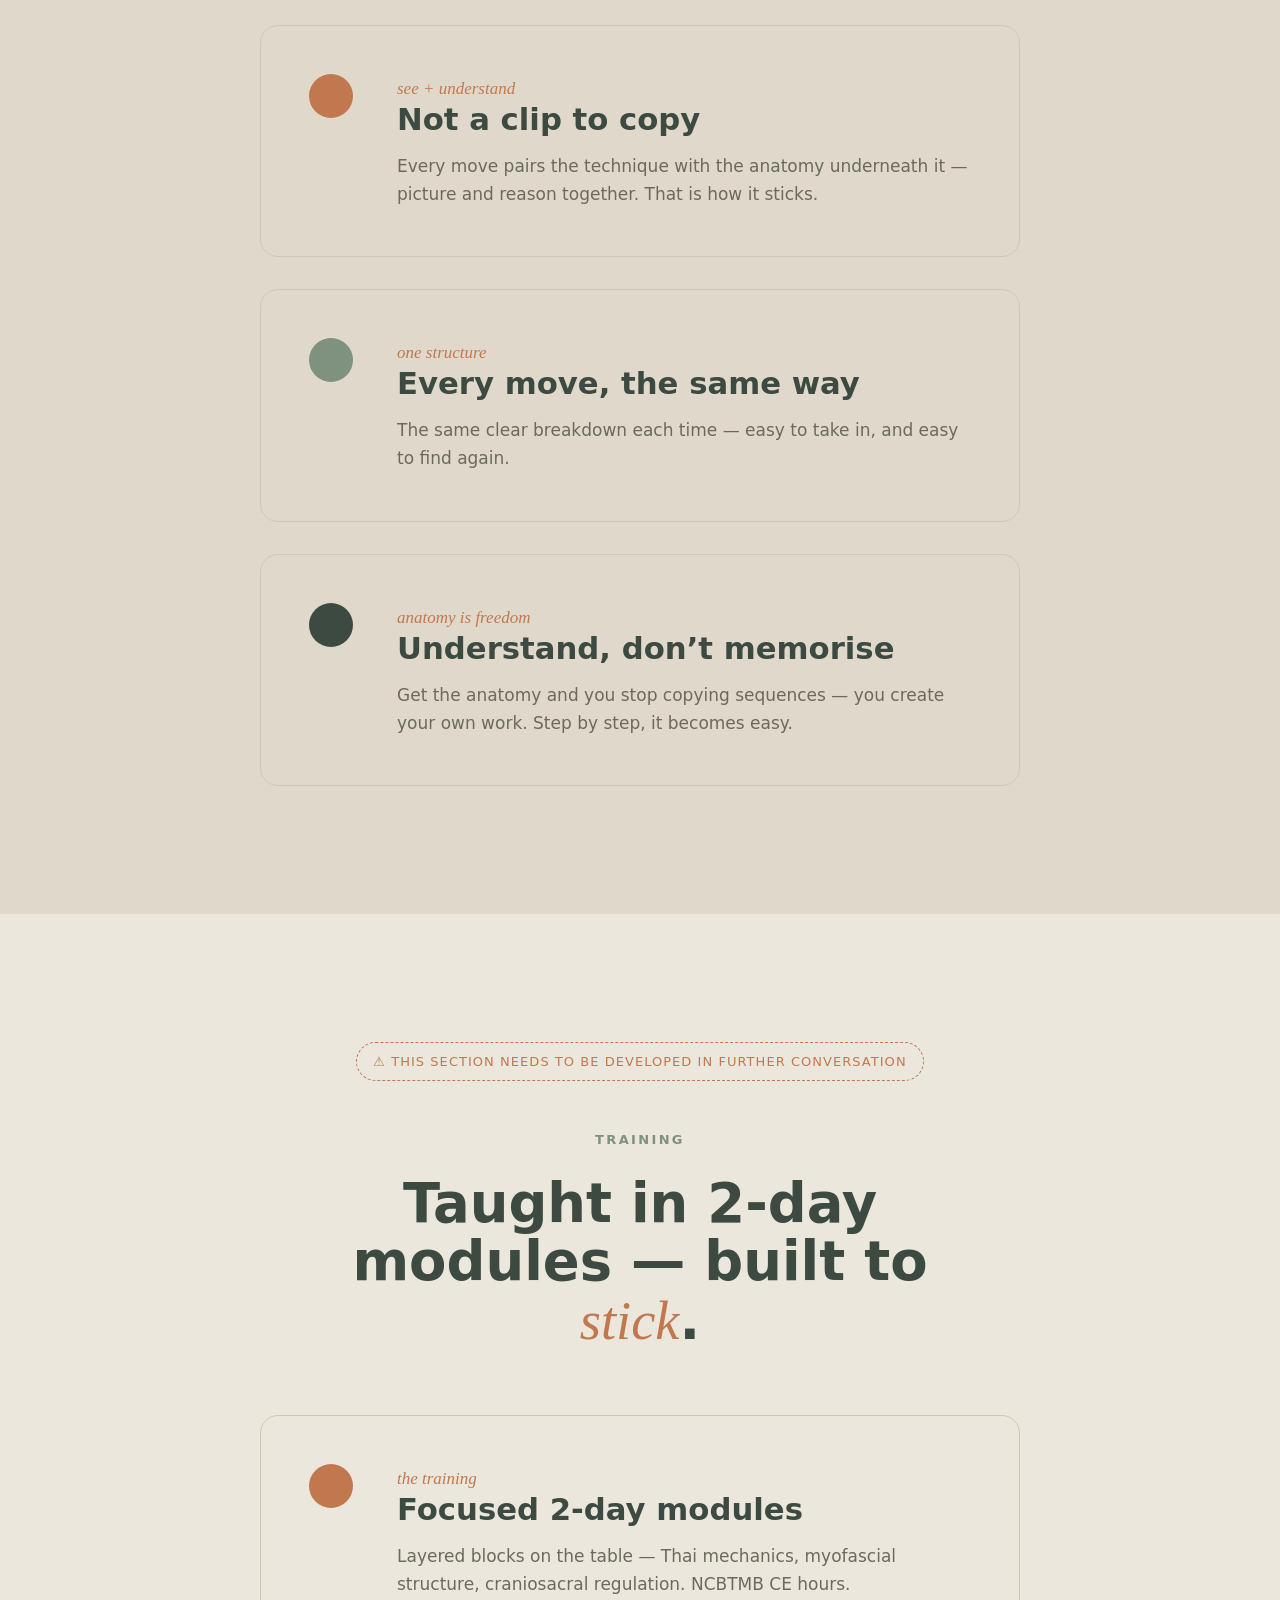
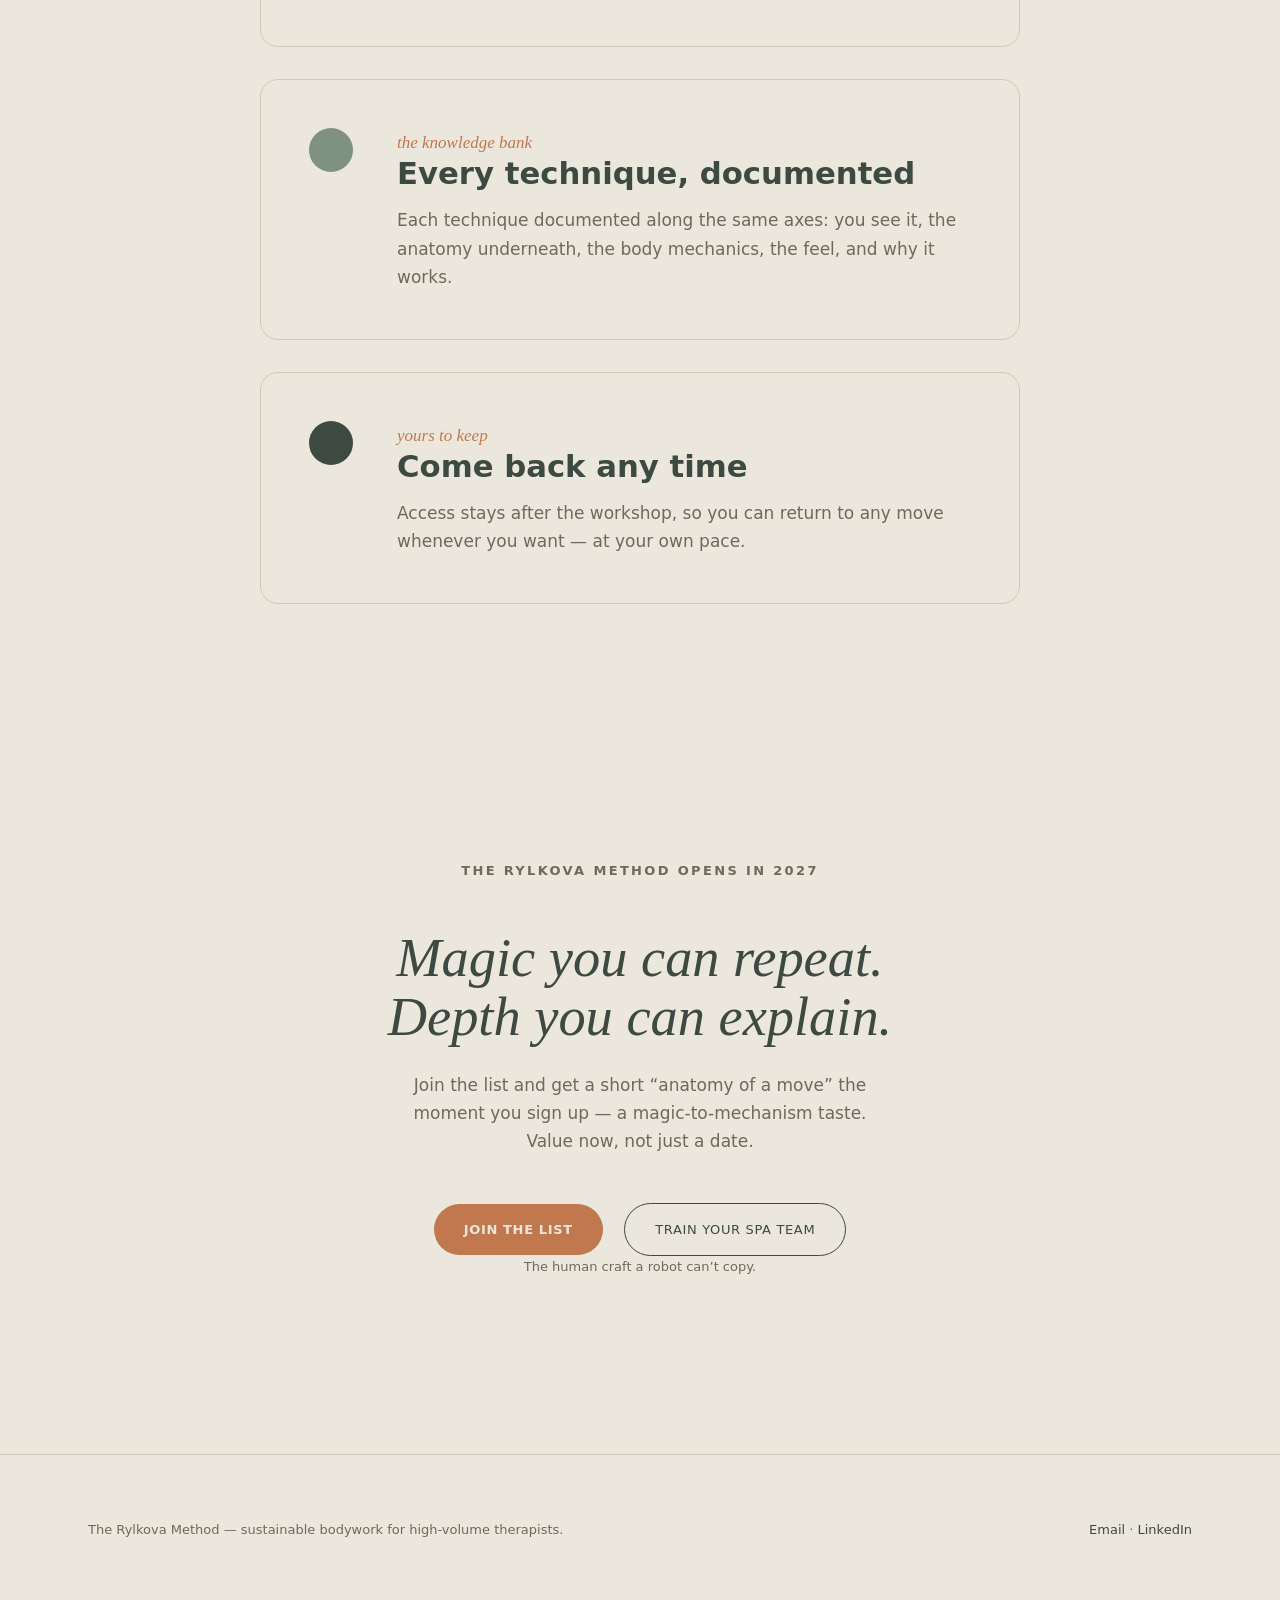
<file: Website/route-c.html>
<!DOCTYPE html>
<html lang="en">
<head>
  <meta charset="UTF-8">
  <meta name="viewport" content="width=device-width, initial-scale=1">
  <title>The Rylkova Method — Route C · Three Depths</title>
  <meta name="description" content="A method that works three depths at once — Thai mechanics, myofascial structure, craniosacral regulation — with a person, not a body, on the table.">
  <link rel="stylesheet" href="css/route-c.css">
  <script src="js/route-c.js" defer></script>
  <script>window.SS_ANNOTATIONS={api:"https://annotations.superstories.com",project:"rylkova"};</script>
  <script src="js/annotate.js" defer></script>
</head>
<body data-page="route-c">

  <header class="site-header wrap" data-section="header">
    <div class="wordmark">The Rylkova Method</div>
    <nav class="site-nav" aria-label="Primary">
      <a href="#method">The Method</a>
      <a href="#training">Training</a>
      <a href="about-c.html">About</a>
      <a href="#list">Join the list</a>
    </nav>
  </header>

  <main>
    <!-- BLOCK 1 — HERO -->
    <section class="hero wrap" data-section="hero" aria-labelledby="hero-title">
      <p class="eyebrow breathe">Sustainable bodywork for high-volume therapists</p>
      <h1 class="hero__title breathe" id="hero-title">When the magic becomes <span class="serif-accent">mechanism</span>.</h1>
      <div class="orb-wrap breathe" aria-hidden="true"><div class="orb"></div></div>
      <p class="hero__lead breathe">Deep, energetic, full-body work — fascia, the nervous and endocrine systems, the felt sense of being cared for. All backed by anatomy, so it can be repeated, taught, and done for a lifetime.</p>
      <p class="hero__proof breathe">14 years · NCBTMB approved provider #811343 · Thailand · Seattle · craniosacral</p>
    </section>

    <!-- BLOCK 2 — THREE DEPTHS -->
    <section class="section section--surface" id="method" data-section="method" aria-labelledby="method-title">
      <div class="wrap">
        <div class="section__head breathe">
          <p class="eyebrow">The method</p>
          <h2 id="method-title">Three depths at once — and a <span class="serif-accent">person</span>, not a body, on the table.</h2>
        </div>
        <div class="depths">
          <article class="depth breathe">
            <span class="depth__dot" aria-hidden="true"></span>
            <div>
              <span class="depth__k">the how</span>
              <h3>Thai mechanics</h3>
              <p>Bodyweight, leverage, stretch and flow — with the loving-kindness that makes the space safe.</p>
            </div>
          </article>
          <article class="depth breathe">
            <span class="depth__dot" aria-hidden="true"></span>
            <div>
              <span class="depth__k">the what</span>
              <h3>Myofascial structure</h3>
              <p>Fascial lines and layers, worked precisely. Anatomy is freedom — create instead of copy.</p>
            </div>
          </article>
          <article class="depth breathe">
            <span class="depth__dot" aria-hidden="true"></span>
            <div>
              <span class="depth__k">the regulation</span>
              <h3>Craniosacral</h3>
              <p>Reading the nervous and endocrine systems — how the body governs itself beneath muscle and fascia.</p>
            </div>
          </article>
        </div>
      </div>
    </section>

    <!-- BLOCK 3 — VALUE TRIO -->
    <section class="section" data-section="value" aria-labelledby="value-title">
      <div class="wrap">
        <div class="section__head breathe">
          <p class="eyebrow">Why it matters</p>
          <h2 id="value-title">Deeper results — with far less wear on the therapist.</h2>
        </div>
        <div class="values">
          <div class="value breathe"><h3>Depth</h3><p>Deep stretch and fascia, worked precisely. A full-body experience, not tissue-grinding.</p></div>
          <div class="value breathe"><h3>Mechanism</h3><p>Anatomy under every move — repeatable, explainable, teachable.</p></div>
          <div class="value breathe"><h3>Longevity</h3><p>Work at volume without burning out your body. An eco-mode for a career that lasts.</p></div>
        </div>
      </div>
    </section>

    <!-- BLOCK 4 — AUDIENCE -->
    <section class="section section--surface" data-section="who-its-for" aria-labelledby="audience-title">
      <div class="wrap">
        <div class="section__head breathe">
          <p class="eyebrow">Who it’s for</p>
          <h2 id="audience-title">Three doors, one method.</h2>
        </div>
        <div class="audience__grid">
          <div class="audience__cell breathe"><p class="eyebrow">Spas &amp; hotels</p><p>Keep your therapists working, and uninjured, in five years.</p></div>
          <div class="audience__cell breathe"><p class="eyebrow">Therapists</p><p>Be first when the method opens — join the list.</p></div>
          <div class="audience__cell breathe"><p class="eyebrow">Clinics</p><p>Upskill your team to treat deeper, with less wear.</p></div>
        </div>
      </div>
    </section>

    <!-- BLOCK 4a — BUILT TO BE REMEMBERED -->
    <section class="section section--surface" id="remembered" data-section="built-to-remember" aria-labelledby="remember-title">
      <div class="wrap">
        <div class="section__head breathe">
          <p class="eyebrow">Built to be remembered</p>
          <h2 id="remember-title">Most workshops are built to be delivered. This one is built to <span class="serif-accent">stay</span>.</h2>
        </div>
        <p class="hero__lead breathe">Two intense days, a stack of notes — and within weeks most of it is gone. The Rylkova Method is organised on how people actually learn.</p>
        <p class="hero__lead breathe">“There’s nothing I love more than sharing this work — I’d do it every day if I could, and this portal is how I do. Every technique, broken down the same way: you see it, and you understand the anatomy underneath, step by step. Because <span class="serif-accent">anatomy is freedom</span> — you’re not copying my moves, you’re creating your own.” — Yulia</p>
        <div class="depths">
          <article class="depth breathe">
            <span class="depth__dot" aria-hidden="true"></span>
            <div>
              <span class="depth__k">see + understand</span>
              <h3>Not a clip to copy</h3>
              <p>Every move pairs the technique with the anatomy underneath it — picture and reason together. That is how it sticks.</p>
            </div>
          </article>
          <article class="depth breathe">
            <span class="depth__dot" aria-hidden="true"></span>
            <div>
              <span class="depth__k">one structure</span>
              <h3>Every move, the same way</h3>
              <p>The same clear breakdown each time — easy to take in, and easy to find again.</p>
            </div>
          </article>
          <article class="depth breathe">
            <span class="depth__dot" aria-hidden="true"></span>
            <div>
              <span class="depth__k">anatomy is freedom</span>
              <h3>Understand, don’t memorise</h3>
              <p>Get the anatomy and you stop copying sequences — you create your own work. Step by step, it becomes easy.</p>
            </div>
          </article>
        </div>
      </div>
    </section>

    <!-- BLOCK 4b — TRAINING (placeholder) -->
    <section class="section" id="training" data-section="training" aria-labelledby="training-title">
      <div class="wrap">
        <div class="section__head breathe">
          <span class="dev-note">⚠ This section needs to be developed in further conversation</span>
          <p class="eyebrow">Training</p>
          <h2 id="training-title">Taught in 2-day modules — built to <span class="serif-accent">stick</span>.</h2>
        </div>
        <div class="depths">
          <article class="depth breathe">
            <span class="depth__dot" aria-hidden="true"></span>
            <div>
              <span class="depth__k">the training</span>
              <h3>Focused 2-day modules</h3>
              <p>Layered blocks on the table — Thai mechanics, myofascial structure, craniosacral regulation. NCBTMB CE hours.</p>
            </div>
          </article>
          <article class="depth breathe">
            <span class="depth__dot" aria-hidden="true"></span>
            <div>
              <span class="depth__k">the knowledge bank</span>
              <h3>Every technique, documented</h3>
              <p>Each technique documented along the same axes: you see it, the anatomy underneath, the body mechanics, the feel, and why it works.</p>
            </div>
          </article>
          <article class="depth breathe">
            <span class="depth__dot" aria-hidden="true"></span>
            <div>
              <span class="depth__k">yours to keep</span>
              <h3>Come back any time</h3>
              <p>Access stays after the workshop, so you can return to any move whenever you want — at your own pace.</p>
            </div>
          </article>
        </div>
      </div>
    </section>

    <!-- BLOCK 5 — CTA -->
    <section class="section cta wrap" id="list" data-section="join-list" aria-labelledby="cta-title">
      <p class="eyebrow breathe">The Rylkova Method opens in 2027</p>
      <h2 id="cta-title" class="breathe">Magic you can repeat. Depth you can explain.</h2>
      <p class="breathe">Join the list and get a short “anatomy of a move” the moment you sign up — a magic-to-mechanism taste. Value now, not just a date.</p>
      <div class="breathe">
        <a class="btn btn--primary" href="#list">Join the list</a>
        <a class="btn btn--ghost" href="#training">Train your spa team</a>
      </div>
      <p class="lead-magnet breathe">The human craft a robot can’t copy.</p>
    </section>
  </main>

  <footer class="site-footer" data-section="footer">
    <div class="wrap site-footer__row">
      <span>The Rylkova Method — sustainable bodywork for high-volume therapists.</span>
      <span><a href="#list">Email</a> · <a href="#list">LinkedIn</a></span>
    </div>
  </footer>

</body>
</html>
</file>
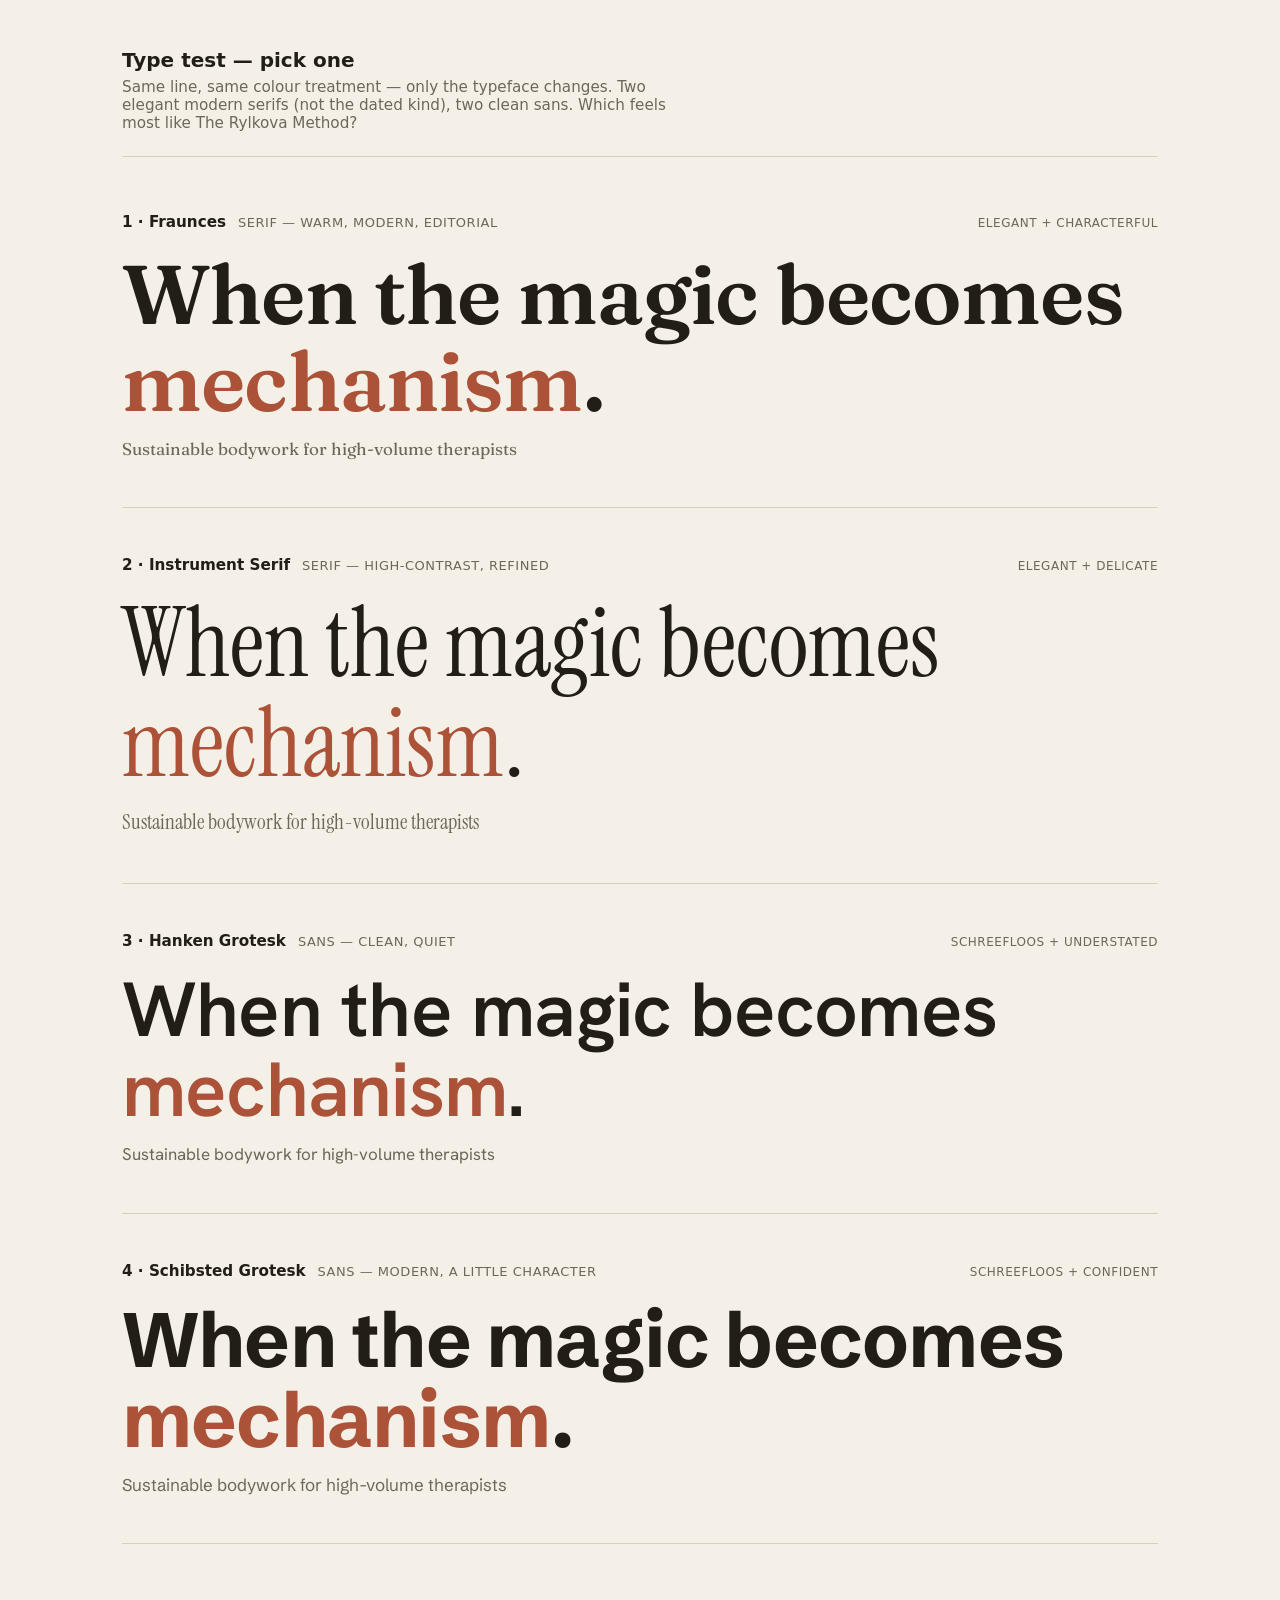
<file: Website/type-test.html>
<!DOCTYPE html>
<html lang="en">
<head>
  <meta charset="UTF-8">
  <meta name="viewport" content="width=device-width, initial-scale=1">
  <title>Type test — The Rylkova Method</title>
  <style>
    /* Scratch type-tester (not a production page). Same treatment in every block —
       only the typeface changes — so the comparison is fair. */
    @font-face { font-family:"Fraunces"; src:url("fonts/_test/Fraunces-600.woff2") format("woff2"); font-weight:600; font-display:swap; }
    @font-face { font-family:"Fraunces"; src:url("fonts/_test/Fraunces-400.woff2") format("woff2"); font-weight:400; font-display:swap; }
    @font-face { font-family:"Instrument Serif"; src:url("fonts/_test/InstrumentSerif-400.woff2") format("woff2"); font-weight:400; font-display:swap; }
    @font-face { font-family:"Hanken Grotesk"; src:url("fonts/_test/Hanken-600.woff2") format("woff2"); font-weight:600; font-display:swap; }
    @font-face { font-family:"Hanken Grotesk"; src:url("fonts/_test/Hanken-400.woff2") format("woff2"); font-weight:400; font-display:swap; }
    @font-face { font-family:"Schibsted Grotesk"; src:url("fonts/_test/Schibsted-700.woff2") format("woff2"); font-weight:700; font-display:swap; }
    @font-face { font-family:"Schibsted Grotesk"; src:url("fonts/_test/Schibsted-400.woff2") format("woff2"); font-weight:400; font-display:swap; }

    :root { --bone:#F4F0E8; --ink:#211D17; --clay:#AB5238; --muted:#6E665A; --line:#D7CFC0; }
    * { box-sizing:border-box; }
    body { margin:0; background:var(--bone); color:var(--ink);
      font-family:system-ui,-apple-system,"Segoe UI",Roboto,sans-serif; }
    .page { max-width:1100px; margin:0 auto; padding:48px 32px 96px; }
    .intro { border-bottom:1px solid var(--line); padding-bottom:24px; margin-bottom:8px; }
    .intro h1 { font-size:1.25rem; margin:0 0 6px; font-weight:600; }
    .intro p { margin:0; color:var(--muted); font-size:.95rem; max-width:60ch; }

    .specimen { padding:48px 0; border-bottom:1px solid var(--line); }
    .label { display:flex; gap:12px; align-items:baseline; margin-bottom:20px;
      font-size:.8125rem; letter-spacing:.04em; text-transform:uppercase; color:var(--muted); }
    .label b { color:var(--ink); font-size:.95rem; letter-spacing:0; text-transform:none; }
    .label .pick { margin-left:auto; font-size:.75rem; }

    .line { margin:0; line-height:1.04; letter-spacing:-0.01em; }
    .line .accent { color:var(--clay); }
    .sub { margin:14px 0 0; font-size:1.0625rem; color:var(--muted); }

    /* per-font treatment */
    .fraunces .line { font-family:"Fraunces"; font-weight:600; font-size:clamp(2.4rem,6.5vw,5.2rem); }
    .fraunces .sub  { font-family:"Fraunces"; font-weight:400; }

    .instrument .line { font-family:"Instrument Serif"; font-weight:400; font-size:clamp(2.8rem,7.5vw,6rem); letter-spacing:0; }
    .instrument .sub  { font-family:"Instrument Serif"; font-weight:400; font-size:1.3rem; }

    .hanken .line { font-family:"Hanken Grotesk"; font-weight:600; font-size:clamp(2.3rem,6vw,4.8rem); }
    .hanken .sub  { font-family:"Hanken Grotesk"; font-weight:400; }

    .schibsted .line { font-family:"Schibsted Grotesk"; font-weight:700; font-size:clamp(2.3rem,6vw,4.8rem); }
    .schibsted .sub  { font-family:"Schibsted Grotesk"; font-weight:400; }
  </style>
</head>
<body>
  <div class="page">
    <div class="intro">
      <h1>Type test — pick one</h1>
      <p>Same line, same colour treatment — only the typeface changes. Two elegant modern serifs (not the dated kind), two clean sans. Which feels most like The Rylkova Method?</p>
    </div>

    <section class="specimen fraunces">
      <div class="label"><b>1 · Fraunces</b> <span>serif — warm, modern, editorial</span> <span class="pick">elegant + characterful</span></div>
      <p class="line">When the magic becomes <span class="accent">mechanism</span>.</p>
      <p class="sub">Sustainable bodywork for high-volume therapists</p>
    </section>

    <section class="specimen instrument">
      <div class="label"><b>2 · Instrument Serif</b> <span>serif — high-contrast, refined</span> <span class="pick">elegant + delicate</span></div>
      <p class="line">When the magic becomes <span class="accent">mechanism</span>.</p>
      <p class="sub">Sustainable bodywork for high-volume therapists</p>
    </section>

    <section class="specimen hanken">
      <div class="label"><b>3 · Hanken Grotesk</b> <span>sans — clean, quiet</span> <span class="pick">schreefloos + understated</span></div>
      <p class="line">When the magic becomes <span class="accent">mechanism</span>.</p>
      <p class="sub">Sustainable bodywork for high-volume therapists</p>
    </section>

    <section class="specimen schibsted">
      <div class="label"><b>4 · Schibsted Grotesk</b> <span>sans — modern, a little character</span> <span class="pick">schreefloos + confident</span></div>
      <p class="line">When the magic becomes <span class="accent">mechanism</span>.</p>
      <p class="sub">Sustainable bodywork for high-volume therapists</p>
    </section>
  </div>
</body>
</html>
</file>
<file: Website/css/route-a.css>
/* ============================================================================
   ROUTE A — "The Anatomy of Touch"
   Editorial / clinical-warm. Mechanism foregrounded, rendered warm.
   Energy from typographic contrast + one living color (clay). Calm via space.

   Intended production type (swap to self-hosted .woff2):
     Display : a warm high-legibility serif (e.g. Freight Text / Lyon / Tiempos)
     Body    : a humanist sans (e.g. Söhne / Untitled Sans / Inter)
   Stacks below approximate that feel with system fonts for the prototype.
   ========================================================================== */

:root {
  --color-bg:        #F4F0E8;  /* bone — warm paper, the neutral */
  --color-surface:   #EAE3D6;  /* deeper bone — panels, cards */
  --color-ink:       #211D17;  /* warm near-black — all text */
  --color-muted:     #6E665A;  /* ink, softened — metadata, captions */
  --color-accent:    #AB5238;  /* clay — the single living color */
  --color-line:      #D7CFC0;  /* hairline rules */

  --font-display: "Iowan Old Style", "Palatino Linotype", Palatino, Georgia, "Times New Roman", serif;
  --font-body:    system-ui, -apple-system, "Segoe UI", Roboto, Helvetica, Arial, sans-serif;

  --text-sm:   0.8125rem;
  --text-base: 1rem;
  --text-lg:   clamp(1.15rem, 1.6vw, 1.4rem);
  --text-xl:   clamp(1.5rem, 2.4vw, 2rem);
  --text-2xl:  clamp(2rem, 4vw, 3rem);
  --text-hero: clamp(2.8rem, 7vw, 6rem);

  --space-2: 16px;
  --space-3: 24px;
  --space-4: 32px;
  --space-6: 48px;
  --space-8: 64px;
  --space-12: 96px;

  --wrap: 1240px;
}

* { box-sizing: border-box; }
html { -webkit-font-smoothing: antialiased; text-rendering: optimizeLegibility; }
body {
  margin: 0;
  background: var(--color-bg);
  color: var(--color-ink);
  font-family: var(--font-body);
  font-size: var(--text-base);
  line-height: 1.6;
}

.wrap { max-width: var(--wrap); margin: 0 auto; padding: 0 var(--space-3); }
@media (min-width: 1024px) { .wrap { padding: 0 var(--space-6); } }

h1, h2, h3 { font-family: var(--font-display); font-weight: 400; line-height: 1.06; margin: 0; }
p { margin: 0 0 1em; }
a { color: inherit; }

.accent { color: var(--color-accent); }
.eyebrow {
  font-family: var(--font-body);
  font-size: var(--text-sm);
  letter-spacing: 0.16em;
  text-transform: uppercase;
  color: var(--color-muted);
  margin: 0 0 var(--space-3);
}

/* ---- header / nav ------------------------------------------------------- */
.site-header {
  display: flex; align-items: baseline; justify-content: space-between;
  padding: var(--space-3) 0;
  border-bottom: 1px solid var(--color-line);
}
.wordmark {
  font-family: var(--font-display);
  font-size: 1.35rem;
  letter-spacing: 0.01em;
}
.wordmark span { display: block; font-family: var(--font-body); font-size: var(--text-sm);
  letter-spacing: 0.14em; text-transform: uppercase; color: var(--color-muted); margin-top: 4px; }
.site-nav { display: none; gap: var(--space-4); font-size: var(--text-sm);
  letter-spacing: 0.04em; text-transform: uppercase; }
.site-nav a { text-decoration: none; transition: color 200ms ease; }
.site-nav a:hover { color: var(--color-accent); }
@media (min-width: 768px) { .site-nav { display: flex; } }

/* ---- hero --------------------------------------------------------------- */
.hero { padding: var(--space-12) 0 var(--space-8); }
.hero__inner { display: grid; grid-template-columns: minmax(0, 1fr); gap: var(--space-6);
  align-items: center; }
@media (min-width: 1024px) {
  .hero__inner { grid-template-columns: 1.05fr 0.95fr; gap: var(--space-8); }
}
.hero__title { font-size: var(--text-hero); letter-spacing: -0.01em; margin-bottom: var(--space-4); }
.hero__title em { font-style: italic; }
.hero__lead { font-size: var(--text-lg); max-width: 34ch; color: var(--color-ink); }
.hero__proof { margin-top: var(--space-4); font-size: var(--text-sm); color: var(--color-muted);
  letter-spacing: 0.02em; }

/* media placeholder — duotone block w/ fascia line motif */
.media {
  position: relative; aspect-ratio: 4 / 5; overflow: hidden;
  background:
    radial-gradient(120% 120% at 70% 20%, #C9886F 0%, #8A4632 55%, #4A2418 100%);
}
.media--wide { aspect-ratio: 16 / 10; }
.media svg { position: absolute; inset: 0; width: 100%; height: 100%; opacity: 0.55; }
.media__tag {
  position: absolute; left: 14px; bottom: 12px;
  font-size: var(--text-sm); color: #F4F0E8; letter-spacing: 0.04em; opacity: 0.85;
}

/* ---- value blocks ------------------------------------------------------- */
.section { padding: var(--space-12) 0; border-top: 1px solid var(--color-line); }
.section__head { max-width: 52ch; margin-bottom: var(--space-8); }
.section__head h2 { font-size: var(--text-2xl); margin-bottom: var(--space-3); }

.values { display: grid; grid-template-columns: minmax(0, 1fr); gap: var(--space-6); }
@media (min-width: 768px) { .values { grid-template-columns: repeat(3, minmax(0, 1fr)); } }
.value { border-top: 2px solid var(--color-accent); padding-top: var(--space-3); }
.value__num { font-family: var(--font-body); font-size: var(--text-sm); color: var(--color-accent);
  letter-spacing: 0.1em; }
.value h3 { font-size: var(--text-xl); margin: var(--space-2) 0; }
.value p { color: var(--color-muted); margin: 0; }

/* ---- audience strip ----------------------------------------------------- */
.audience { background: var(--color-surface); }
.audience .audience__grid { display: grid; grid-template-columns: minmax(0, 1fr); gap: 1px;
  background: var(--color-line); border: 1px solid var(--color-line); }
@media (min-width: 768px) { .audience .audience__grid { grid-template-columns: repeat(3, minmax(0, 1fr)); } }
.audience__cell { background: var(--color-surface); padding: var(--space-6) var(--space-4); }
.audience__cell .eyebrow { color: var(--color-accent); margin-bottom: var(--space-2); }
.audience__cell p { margin: 0; font-size: var(--text-lg); font-family: var(--font-display); line-height: 1.25; }

/* ---- CTA ---------------------------------------------------------------- */
.cta { text-align: center; }
.cta h2 { font-size: var(--text-2xl); max-width: 22ch; margin: 0 auto var(--space-3); }
.cta p { color: var(--color-muted); max-width: 44ch; margin: 0 auto var(--space-6); }
.btn {
  display: inline-block; font-family: var(--font-body); font-size: var(--text-sm);
  letter-spacing: 0.06em; text-transform: uppercase; text-decoration: none;
  padding: 14px 26px; transition: background 200ms ease, color 200ms ease;
}
.btn--primary { background: var(--color-accent); color: var(--color-bg); }
.btn--primary:hover { background: var(--color-ink); }
.btn--ghost { border: 1px solid var(--color-ink); margin-left: var(--space-2); }
.btn--ghost:hover { background: var(--color-ink); color: var(--color-bg); }
.lead-magnet { margin-top: var(--space-6); font-size: var(--text-sm); color: var(--color-muted); }

/* ---- footer ------------------------------------------------------------- */
.site-footer { border-top: 1px solid var(--color-line); padding: var(--space-8) 0;
  font-size: var(--text-sm); color: var(--color-muted); }
.site-footer a { color: var(--color-ink); text-decoration: none; }
.site-footer a:hover { color: var(--color-accent); }
.site-footer__row { display: flex; flex-wrap: wrap; gap: var(--space-4); justify-content: space-between; }

:focus-visible { outline: 2px solid var(--color-accent); outline-offset: 3px; }

/* placeholder banner — work-in-progress section, removed when content is finalised */
.dev-note { display: inline-block; border: 1px dashed var(--color-accent); color: var(--color-accent);
  font-family: var(--font-body); font-size: var(--text-sm); letter-spacing: 0.08em; text-transform: uppercase;
  padding: 8px 14px; margin-bottom: var(--space-6); }

@media (prefers-reduced-motion: reduce) {
  *, *::before, *::after { transition-duration: 0.01ms !important; animation-duration: 0.01ms !important; }
}
</file>
<file: Website/css/route-b.css>
/* ============================================================================
   ROUTE B — "Magic / Mechanism"
   A diptych. The layout argues the spine: the felt (warm) meets the named (calm,
   precise). LIGHT palette — two soft tones, not a heavy dark block. Modest +
   elegant; contrast comes from warm-vs-cool and italic-vs-roman, not from weight.

   Type: self-hosted Hanken Grotesk (modest sans). Accent: clay (not gold — gold
   reads cheap on light).
   ========================================================================== */

@font-face { font-family: "Hanken Grotesk"; src: url("../fonts/Hanken-400.woff2") format("woff2"); font-weight: 400; font-style: normal; font-display: swap; }
@font-face { font-family: "Hanken Grotesk"; src: url("../fonts/Hanken-400i.woff2") format("woff2"); font-weight: 400; font-style: italic; font-display: swap; }
@font-face { font-family: "Hanken Grotesk"; src: url("../fonts/Hanken-600.woff2") format("woff2"); font-weight: 600; font-style: normal; font-display: swap; }

:root {
  --color-bg:      #EFE9DD;  /* warm light linen — page background */
  --color-sand:    #E8DBC6;  /* warm sand — the "magic" panel */
  --color-stone:   #DEE0D6;  /* cool calm stone — the "mechanism" panel */
  --color-surface: #E7E0D2;  /* alt sections / panels */
  --color-ink:     #2B2722;  /* deep warm charcoal — all text */
  --color-muted:   #7C7466;  /* softened ink — secondary text */
  --color-line:    #D9D1C1;  /* hairlines */
  --color-accent:  #A0512F;  /* refined clay — the single accent */

  --font-display: "Hanken Grotesk", "Helvetica Neue", Helvetica, Arial, system-ui, sans-serif;
  --font-serif:   "Hanken Grotesk", "Helvetica Neue", Helvetica, Arial, system-ui, sans-serif; /* alias — modest sans; italics render as real Hanken italic */
  --font-body:    "Hanken Grotesk", "Helvetica Neue", Helvetica, Arial, system-ui, sans-serif;

  --text-sm:   0.8125rem;
  --text-base: 1rem;
  --text-lg:   clamp(1.15rem, 1.6vw, 1.4rem);
  --text-xl:   clamp(1.4rem, 2.2vw, 1.9rem);
  --text-2xl:  clamp(2rem, 4vw, 3.2rem);
  --text-hero: clamp(2.6rem, 6.5vw, 5.6rem);

  --space-2: 16px; --space-3: 24px; --space-4: 32px;
  --space-6: 48px; --space-8: 64px; --space-12: 96px;
  --wrap: 1320px;
}

* { box-sizing: border-box; }
html { -webkit-font-smoothing: antialiased; text-rendering: optimizeLegibility; }
body {
  margin: 0;
  background: var(--color-bg);
  color: var(--color-ink);
  font-family: var(--font-body);
  line-height: 1.6;
}
.wrap { max-width: var(--wrap); margin: 0 auto; padding: 0 var(--space-3); }
@media (min-width: 1024px) { .wrap { padding: 0 var(--space-6); } }

h1, h2, h3 { margin: 0; line-height: 1.05; font-weight: 500; }
p { margin: 0 0 1em; }
a { color: inherit; }

.eyebrow {
  font-size: var(--text-sm); letter-spacing: 0.18em; text-transform: uppercase;
  color: var(--color-accent); margin: 0 0 var(--space-3); font-weight: 600;
}

/* ---- header ------------------------------------------------------------- */
.site-header {
  position: sticky; top: 0; z-index: 50;
  display: flex; align-items: center; justify-content: space-between;
  padding: var(--space-3) 0; background: var(--color-bg);
  border-bottom: 1px solid var(--color-line);
}
.wordmark { font-family: var(--font-display); font-weight: 600; letter-spacing: 0.01em; font-size: 1.15rem; }
.wordmark b { color: var(--color-accent); }
.site-nav { display: none; gap: var(--space-4); font-size: var(--text-sm);
  letter-spacing: 0.06em; text-transform: uppercase; }
.site-nav a { text-decoration: none; color: var(--color-muted); transition: color 200ms ease; }
.site-nav a:hover { color: var(--color-ink); }
@media (min-width: 768px) { .site-nav { display: flex; } }

/* ---- hero diptych ------------------------------------------------------- */
.diptych { display: grid; grid-template-columns: minmax(0, 1fr); }
@media (min-width: 900px) { .diptych { grid-template-columns: repeat(2, minmax(0, 1fr)); min-height: 72vh; } }

.panel { padding: var(--space-12) var(--space-6); display: flex; flex-direction: column; justify-content: center;
  color: var(--color-ink); position: relative; overflow: hidden; }
.panel--magic { background: var(--color-sand); }
.panel--mech  { background: var(--color-stone); }

.panel__label { font-size: var(--text-sm); letter-spacing: 0.2em; text-transform: uppercase; margin-bottom: var(--space-4);
  color: var(--color-accent); }
.panel--magic .panel__label { color: var(--color-muted); }

.panel--magic .panel__title { font-family: var(--font-serif); font-style: italic; font-weight: 400; letter-spacing: -0.015em; font-size: var(--text-hero); }
.panel--mech  .panel__title { font-family: var(--font-display); font-weight: 400; letter-spacing: -0.015em; font-size: var(--text-hero); }
.panel__body { font-size: var(--text-lg); max-width: 32ch; margin-top: var(--space-4); color: var(--color-muted); }

/* decorative fascia/anatomy lines bleeding across the seam */
.panel svg.lines { position: absolute; inset: 0; width: 100%; height: 100%; pointer-events: none; }
.panel--magic svg.lines { opacity: 0.16; stroke: var(--color-ink); }
.panel--mech  svg.lines { opacity: 0.20; stroke: var(--color-accent); }

.seam-line { text-align: center; padding: var(--space-8) var(--space-3);
  font-family: var(--font-serif); font-size: var(--text-xl); color: var(--color-ink); }
.seam-line em { color: var(--color-accent); font-style: italic; }

/* ---- value blocks (three depths) --------------------------------------- */
.section { padding: var(--space-12) 0; }
.section--alt { background: var(--color-surface); }
.section__head { max-width: 56ch; margin-bottom: var(--space-8); }
.section__head h2 { font-family: var(--font-display); font-weight: 500; font-size: var(--text-2xl); letter-spacing: -0.01em; }

.layers { display: grid; grid-template-columns: minmax(0, 1fr); gap: var(--space-4); }
@media (min-width: 768px) { .layers { grid-template-columns: repeat(3, minmax(0, 1fr)); } }
.layer { border: 1px solid var(--color-line); padding: var(--space-6) var(--space-4); }
.layer__k { font-family: var(--font-serif); font-style: italic; color: var(--color-accent); font-size: var(--text-lg); }
.layer h3 { font-family: var(--font-display); font-size: var(--text-xl); margin: var(--space-2) 0; }
.layer p { color: var(--color-muted); margin: 0; }
.layer__note { display: block; margin-top: var(--space-3); font-size: var(--text-sm); letter-spacing: 0.08em;
  text-transform: uppercase; color: var(--color-accent); }

/* ---- audience strip ----------------------------------------------------- */
.audience__grid { display: grid; grid-template-columns: minmax(0,1fr); gap: var(--space-4); }
@media (min-width: 768px) { .audience__grid { grid-template-columns: repeat(3, minmax(0,1fr)); } }
.audience__cell .eyebrow { margin-bottom: var(--space-2); }
.audience__cell p { font-size: var(--text-lg); font-family: var(--font-serif); margin: 0; }

/* ---- proof bar ---------------------------------------------------------- */
.proof { border-top: 1px solid var(--color-line); border-bottom: 1px solid var(--color-line);
  padding: var(--space-4) 0; font-size: var(--text-sm); color: var(--color-muted);
  letter-spacing: 0.04em; text-align: center; }

/* ---- CTA ---------------------------------------------------------------- */
.cta { text-align: center; }
.cta h2 { font-family: var(--font-serif); font-style: italic; font-weight: 400; font-size: var(--text-2xl);
  max-width: 24ch; margin: 0 auto var(--space-3); }
.cta p { color: var(--color-muted); max-width: 46ch; margin: 0 auto var(--space-6); }
.btn { display: inline-block; font-size: var(--text-sm); letter-spacing: 0.08em; text-transform: uppercase;
  text-decoration: none; padding: 15px 28px; transition: background 200ms ease, color 200ms ease; }
.btn--primary { background: var(--color-accent); color: var(--color-bg); font-weight: 600; }
.btn--primary:hover { background: var(--color-ink); }
.btn--ghost { border: 1px solid var(--color-ink); margin-left: var(--space-2); color: var(--color-ink); }
.btn--ghost:hover { background: var(--color-ink); color: var(--color-bg); }
.lead-magnet { margin-top: var(--space-6); font-size: var(--text-sm); color: var(--color-muted); }

/* ---- footer ------------------------------------------------------------- */
.site-footer { padding: var(--space-8) 0; font-size: var(--text-sm); color: var(--color-muted);
  border-top: 1px solid var(--color-line); }
.site-footer a { color: var(--color-ink); text-decoration: none; }
.site-footer a:hover { color: var(--color-accent); }
.site-footer__row { display: flex; flex-wrap: wrap; gap: var(--space-4); justify-content: space-between; }

:focus-visible { outline: 2px solid var(--color-accent); outline-offset: 3px; }

/* placeholder banner — work-in-progress section, removed when content is finalised */
.dev-note { display: inline-block; border: 1px dashed var(--color-accent); color: var(--color-accent);
  font-size: var(--text-sm); letter-spacing: 0.1em; text-transform: uppercase;
  padding: 8px 14px; margin-bottom: var(--space-6); }

@media (prefers-reduced-motion: reduce) {
  *, *::before, *::after { transition-duration: 0.01ms !important; animation-duration: 0.01ms !important; }
}
</file>
<file: Website/css/route-c.css>
/* ============================================================================
   ROUTE C — "Three Depths"
   Regulated nervous-system aesthetic. Soft, contemporary, breath-paced.
   Person-first warmth leads. Energy from confident scale + a slow breathing
   rhythm; calm from a settled sage/sand/clay palette and generous space.

   Intended production type (swap to self-hosted .woff2):
     Display : a warm humanist face with calligraphic stress, NOT a neutral
               grotesque (e.g. Optima / Marat Sans / GT Flexa) — editorial and
               calm, deliberately un-"SaaS". Prototype leads with Optima (macOS).
     Accent  : an italic serif for human/personal lines (e.g. Tiempos Italic)
   ========================================================================== */

:root {
  --color-bg:      #ECE7DD;  /* warm linen — the calm neutral */
  --color-surface: #E0D9CB;  /* deeper linen — panels */
  --color-sage:    #3C4A41;  /* deep sage ink — text */
  --color-sage-2:  #7E927F;  /* living sage — secondary accent */
  --color-clay:    #C2784E;  /* warm clay — the energetic accent */
  --color-muted:   #6B6A5C;
  --color-line:    #CFC7B6;

  --font-display: "Optima", "Gill Sans", "Gill Sans Nova", "Avenir Next", "Segoe UI", system-ui, sans-serif;
  --font-serif:   "Iowan Old Style", "Palatino Linotype", Palatino, Georgia, "Times New Roman", serif;
  --font-body:    "Avenir Next", "Avenir", "Segoe UI", system-ui, -apple-system, Helvetica, Arial, sans-serif;

  --text-sm:   0.8125rem;
  --text-base: 1.0625rem;
  --text-lg:   clamp(1.2rem, 1.7vw, 1.5rem);
  --text-xl:   clamp(1.5rem, 2.4vw, 2.1rem);
  --text-2xl:  clamp(2.1rem, 4.5vw, 3.4rem);
  --text-hero: clamp(3rem, 8vw, 7rem);

  --space-2: 16px; --space-3: 24px; --space-4: 32px;
  --space-6: 48px; --space-8: 64px; --space-12: 96px; --space-16: 128px;
  --wrap: 1200px;
}

* { box-sizing: border-box; }
html { -webkit-font-smoothing: antialiased; text-rendering: optimizeLegibility; }
body {
  margin: 0;
  background: var(--color-bg);
  color: var(--color-sage);
  font-family: var(--font-body);
  font-size: var(--text-base);
  line-height: 1.65;
}
.wrap { max-width: var(--wrap); margin: 0 auto; padding: 0 var(--space-3); }
@media (min-width: 1024px) { .wrap { padding: 0 var(--space-6); } }

h1, h2, h3 { margin: 0; line-height: 1.08; font-weight: 600; }
p { margin: 0 0 1em; }
a { color: inherit; }

.eyebrow { font-size: var(--text-sm); letter-spacing: 0.18em; text-transform: uppercase;
  color: var(--color-sage-2); margin: 0 0 var(--space-3); font-weight: 600; }
.serif-accent { font-family: var(--font-serif); font-style: italic; color: var(--color-clay); font-weight: 400; }

/* breath-paced reveal */
.breathe { opacity: 0; transform: translateY(18px); transition: opacity 1100ms ease, transform 1100ms ease; }
.breathe.in { opacity: 1; transform: none; }

/* ---- header ------------------------------------------------------------- */
.site-header { display: flex; align-items: center; justify-content: space-between;
  padding: var(--space-4) 0; }
.wordmark { font-family: var(--font-display); font-weight: 700; font-size: 1.2rem; letter-spacing: -0.01em; }
.site-nav { display: none; gap: var(--space-4); font-size: var(--text-sm); letter-spacing: 0.04em; }
.site-nav a { text-decoration: none; color: var(--color-muted); transition: color 200ms ease; }
.site-nav a:hover { color: var(--color-clay); }
@media (min-width: 768px) { .site-nav { display: flex; } }

/* ---- hero --------------------------------------------------------------- */
.hero { padding: var(--space-12) 0 var(--space-16); text-align: center; }
.hero__title { font-family: var(--font-display); font-size: var(--text-hero); letter-spacing: -0.005em;
  max-width: 16ch; margin: 0 auto var(--space-6); font-weight: 600; }
.hero__lead { font-size: var(--text-lg); max-width: 52ch; margin: 0 auto var(--space-4); color: var(--color-muted); }
.hero__proof { font-size: var(--text-sm); color: var(--color-sage-2); letter-spacing: 0.03em; }

/* breathing orb — the calm, living visual */
.orb-wrap { display: flex; justify-content: center; margin: var(--space-8) 0; }
.orb { width: clamp(160px, 28vw, 280px); aspect-ratio: 1; border-radius: 50%;
  background: radial-gradient(circle at 38% 34%, var(--color-sage-2), var(--color-sage) 70%);
  animation: breathe-pulse 7s ease-in-out infinite; }
@keyframes breathe-pulse {
  0%, 100% { transform: scale(0.94); box-shadow: 0 0 0 0 rgba(126,146,127,0.4); }
  50%      { transform: scale(1.0);  box-shadow: 0 0 0 26px rgba(126,146,127,0); }
}

/* ---- sections ----------------------------------------------------------- */
.section { padding: var(--space-16) 0; }
.section--surface { background: var(--color-surface); }
.section__head { max-width: 56ch; margin: 0 auto var(--space-8); text-align: center; }
.section__head h2 { font-family: var(--font-display); font-size: var(--text-2xl); letter-spacing: 0; }

/* layered depths */
.depths { display: grid; grid-template-columns: minmax(0,1fr); gap: var(--space-4); max-width: 760px; margin: 0 auto; }
.depth { display: grid; grid-template-columns: 56px minmax(0,1fr); gap: var(--space-4); align-items: start;
  background: var(--color-bg); border: 1px solid var(--color-line); border-radius: 18px; padding: var(--space-6); }
.section--surface .depth { background: var(--color-surface); }
.depth__dot { width: 44px; height: 44px; border-radius: 50%; }
.depth:nth-child(1) .depth__dot { background: var(--color-clay); }
.depth:nth-child(2) .depth__dot { background: var(--color-sage-2); }
.depth:nth-child(3) .depth__dot { background: var(--color-sage); }
.depth h3 { font-family: var(--font-display); font-size: var(--text-xl); }
.depth p { color: var(--color-muted); margin: var(--space-2) 0 0; }
.depth__k { font-family: var(--font-serif); font-style: italic; color: var(--color-clay); }

/* value trio */
.values { display: grid; grid-template-columns: minmax(0,1fr); gap: var(--space-6); }
@media (min-width: 768px) { .values { grid-template-columns: repeat(3, minmax(0,1fr)); } }
.value { text-align: center; }
.value h3 { font-family: var(--font-display); font-size: var(--text-xl); margin: 0 0 var(--space-2); }
.value p { color: var(--color-muted); margin: 0; }

/* audience */
.audience__grid { display: grid; grid-template-columns: minmax(0,1fr); gap: var(--space-4); }
@media (min-width: 768px) { .audience__grid { grid-template-columns: repeat(3, minmax(0,1fr)); } }
.audience__cell { background: var(--color-bg); border-radius: 18px; padding: var(--space-6); text-align: center; }
.audience__cell .eyebrow { color: var(--color-clay); }
.audience__cell p { margin: 0; font-size: var(--text-lg); }

/* CTA */
.cta { text-align: center; }
.cta h2 { font-family: var(--font-serif); font-style: italic; font-weight: 400; font-size: var(--text-2xl);
  max-width: 22ch; margin: 0 auto var(--space-3); color: var(--color-sage); }
.cta p { color: var(--color-muted); max-width: 46ch; margin: 0 auto var(--space-6); }
.btn { display: inline-block; font-size: var(--text-sm); letter-spacing: 0.05em; text-transform: uppercase;
  text-decoration: none; padding: 15px 30px; border-radius: 999px; transition: background 200ms ease, color 200ms ease; }
.btn--primary { background: var(--color-clay); color: var(--color-bg); font-weight: 600; }
.btn--primary:hover { background: var(--color-sage); }
.btn--ghost { border: 1px solid var(--color-sage); margin-left: var(--space-2); }
.btn--ghost:hover { background: var(--color-sage); color: var(--color-bg); }
.lead-magnet { margin-top: var(--space-6); font-size: var(--text-sm); color: var(--color-sage-2); }

/* footer */
.site-footer { padding: var(--space-8) 0; font-size: var(--text-sm); color: var(--color-muted);
  border-top: 1px solid var(--color-line); }
.site-footer a { color: var(--color-sage); text-decoration: none; }
.site-footer a:hover { color: var(--color-clay); }
.site-footer__row { display: flex; flex-wrap: wrap; gap: var(--space-4); justify-content: space-between; }

:focus-visible { outline: 2px solid var(--color-clay); outline-offset: 3px; }

/* placeholder banner — work-in-progress section, removed when content is finalised */
.dev-note { display: inline-block; border: 1px dashed var(--color-clay); color: var(--color-clay);
  font-size: var(--text-sm); letter-spacing: 0.08em; text-transform: uppercase;
  padding: 8px 16px; border-radius: 999px; margin-bottom: var(--space-6); }

@media (prefers-reduced-motion: reduce) {
  *, *::before, *::after { transition-duration: 0.01ms !important; animation: none !important; }
  .breathe { opacity: 1; transform: none; }
}
</file>
